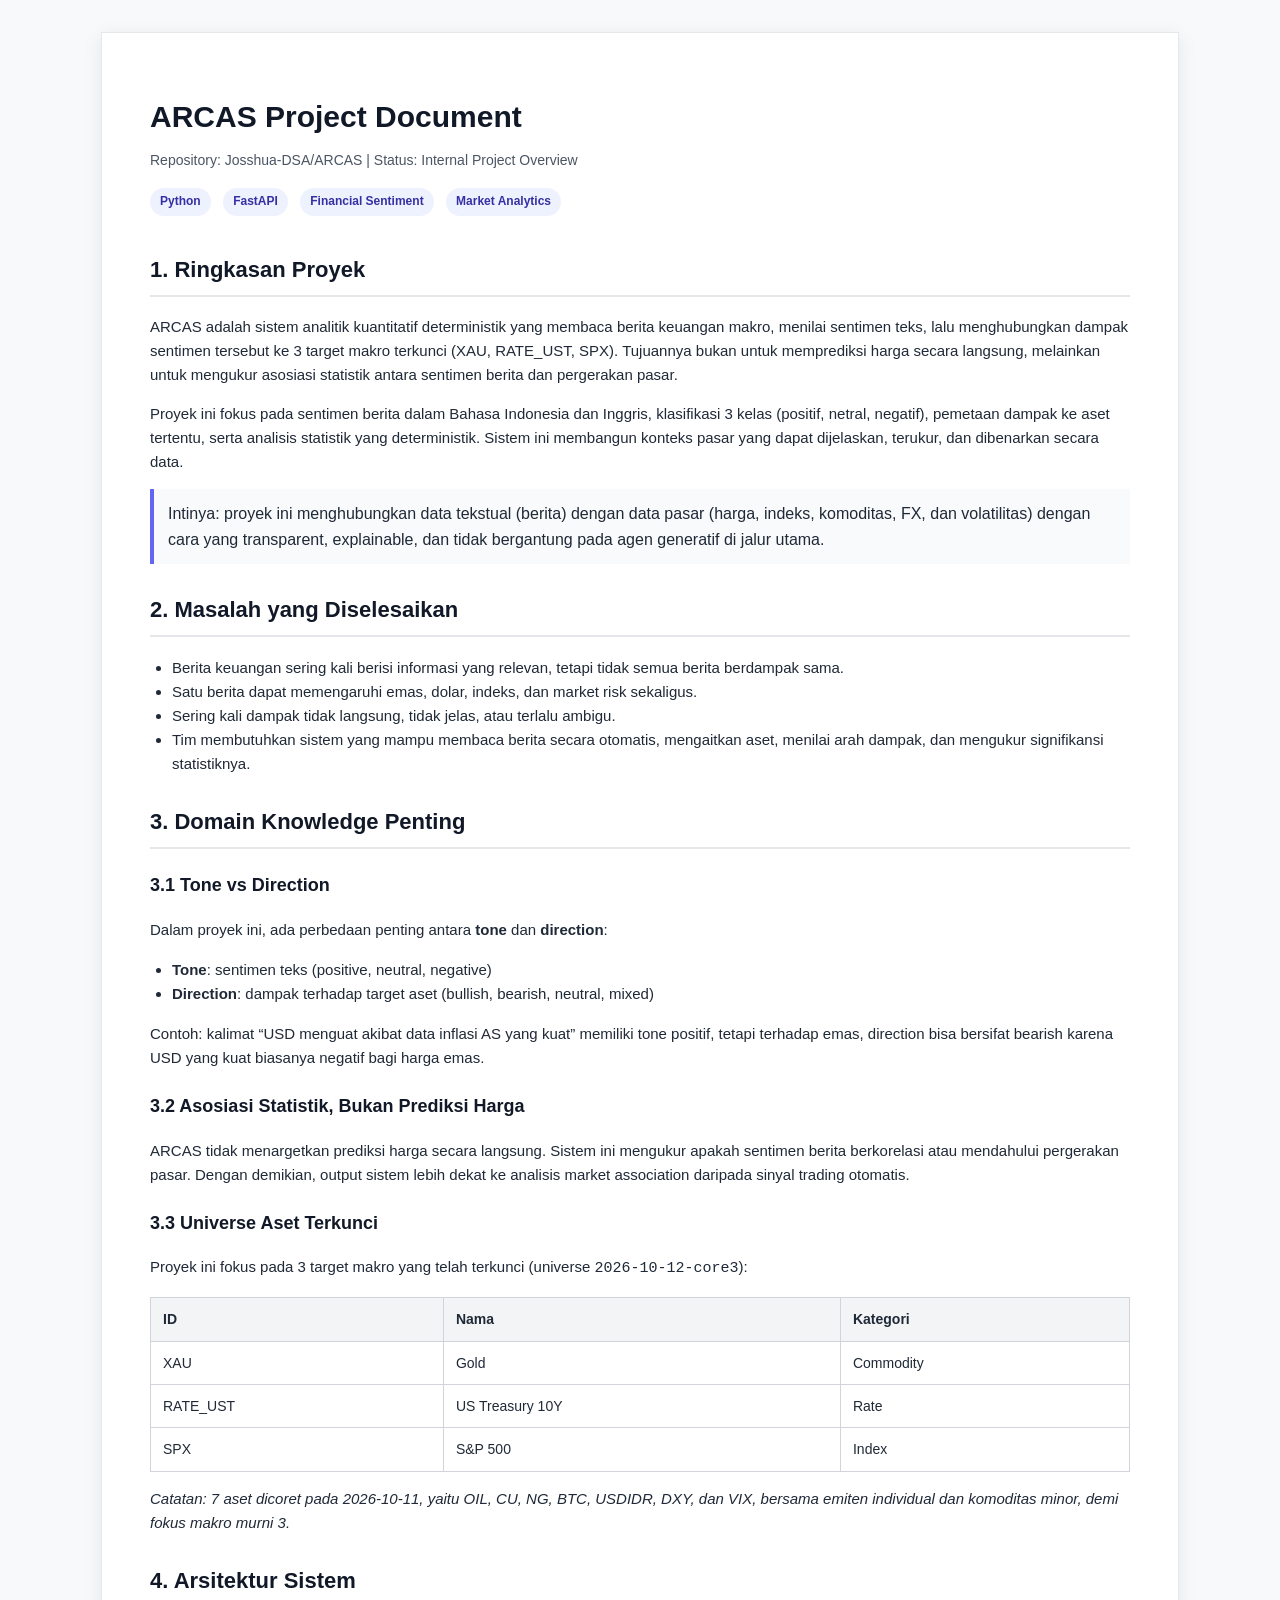
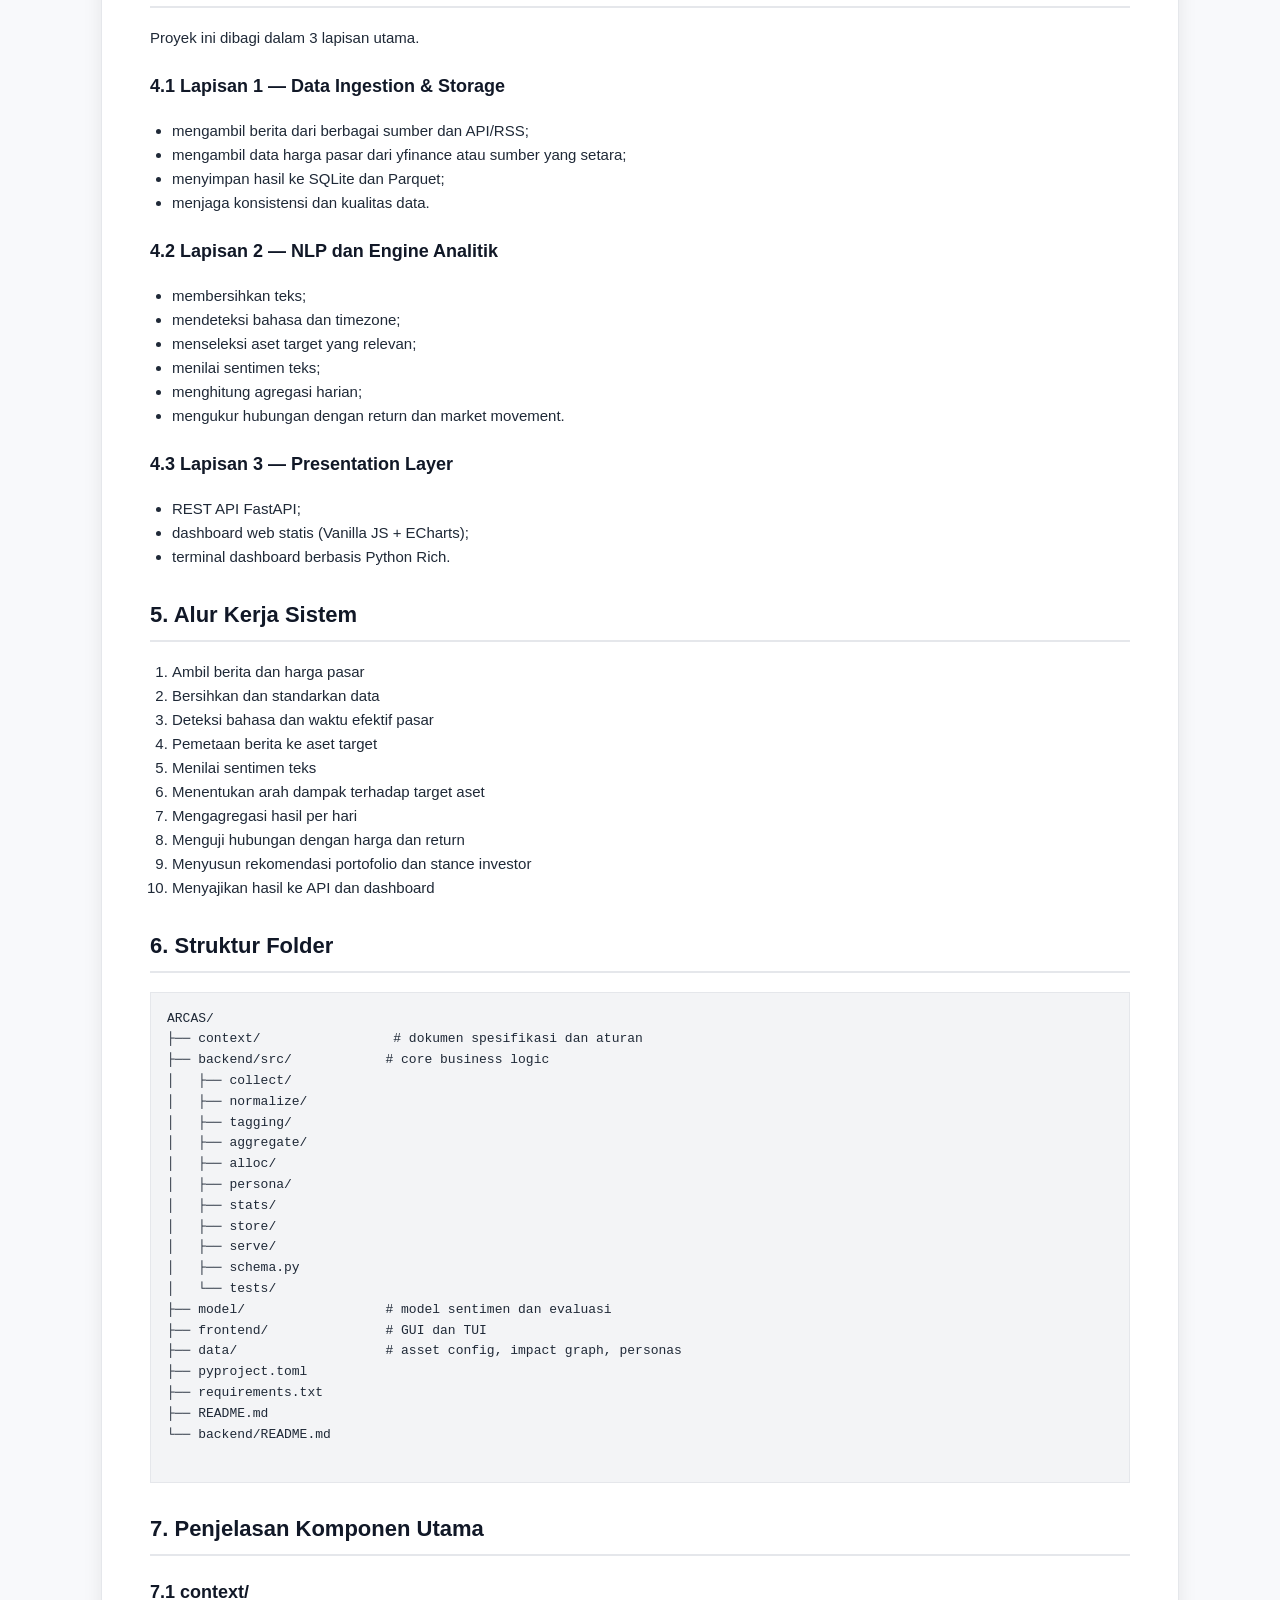
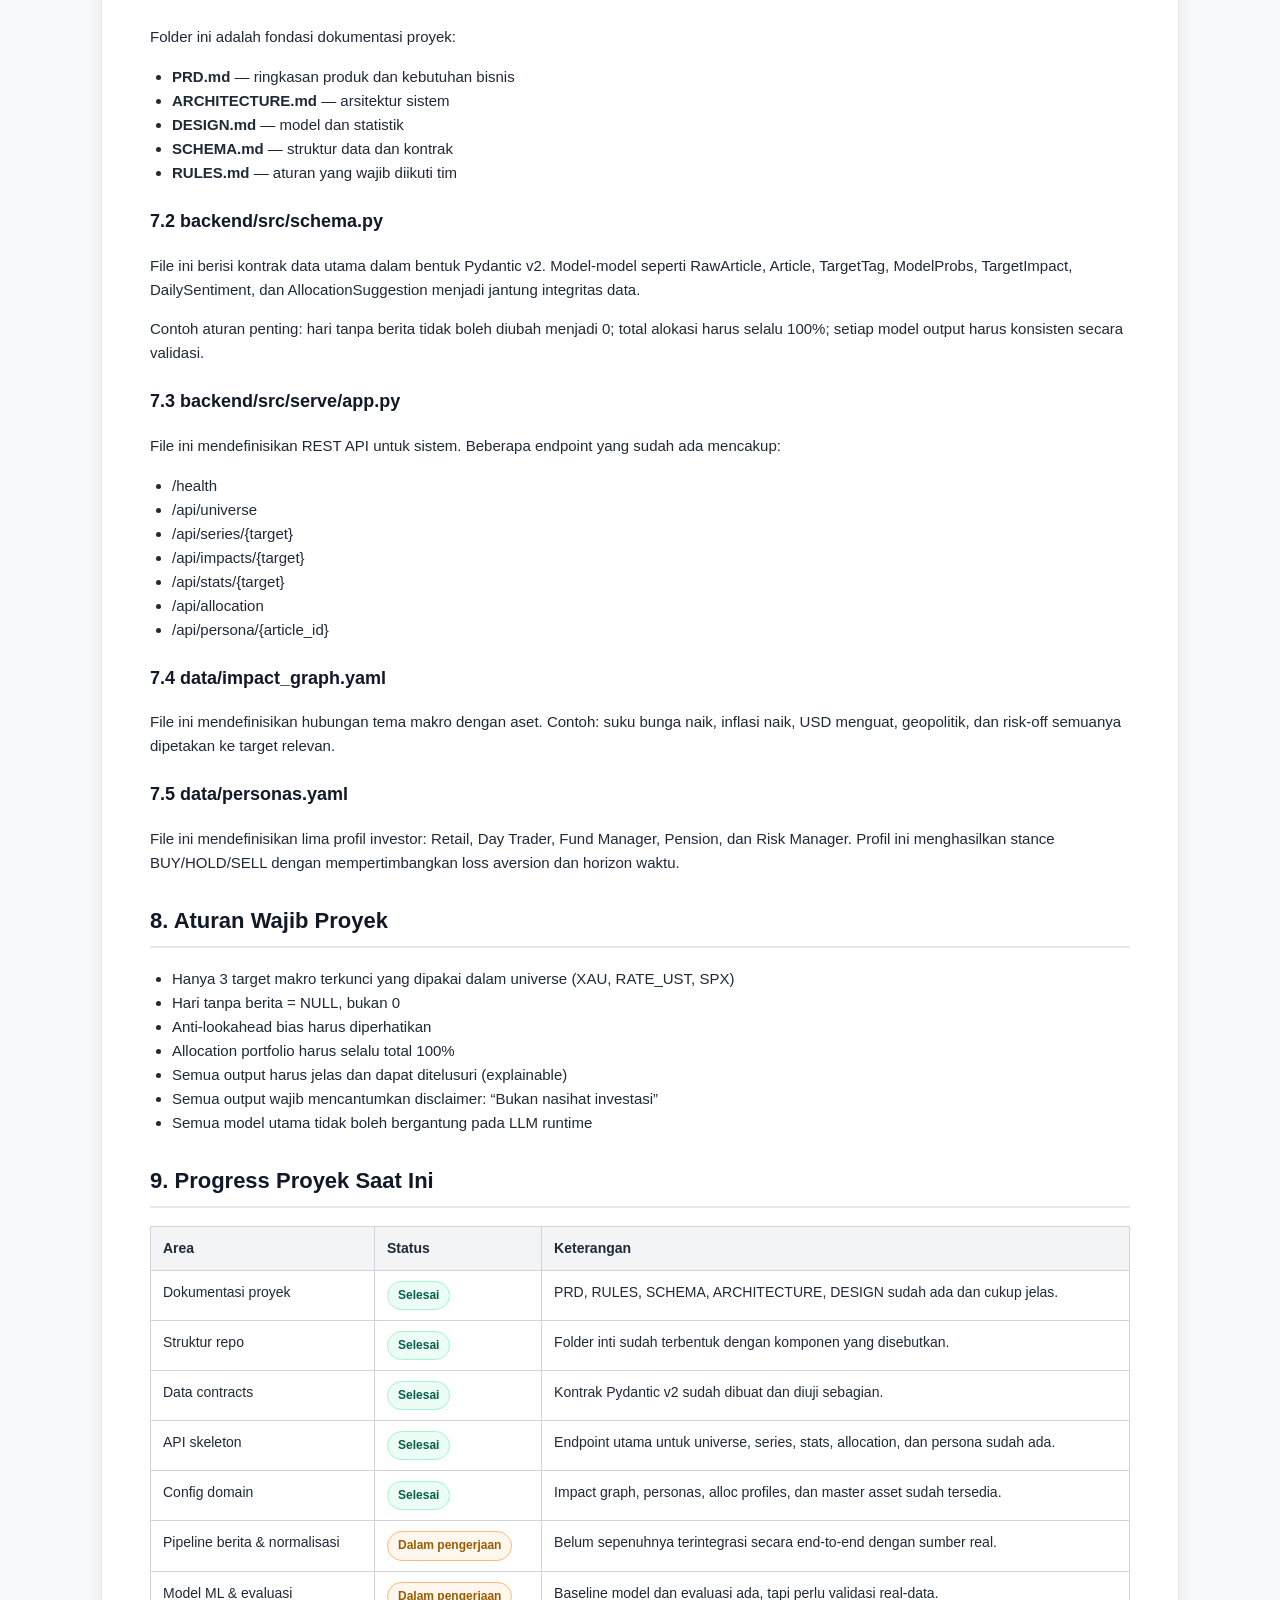
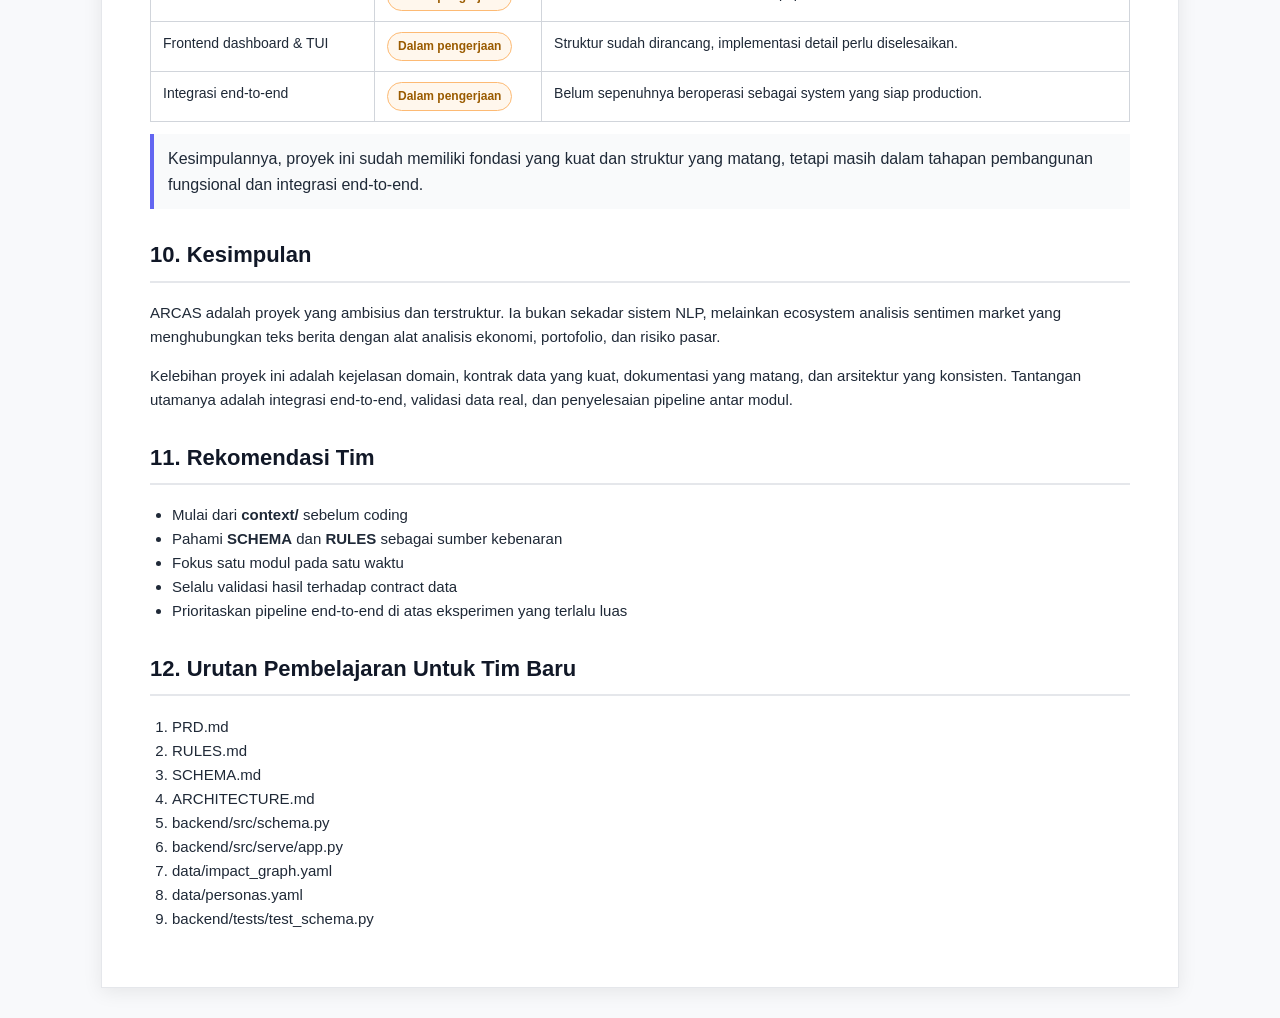
<file: docs/ARCAS_Project_Document.html>
<!DOCTYPE html>
<html lang="id">
  <head>
    <meta charset="UTF-8" />
    <meta name="viewport" content="width=device-width, initial-scale=1.0" />
    <title>ARCAS Project Document</title>
    <style>
      body {
        font-family: Arial, Helvetica, sans-serif;
        margin: 0;
        padding: 32px;
        background: #f8f9fb;
        color: #1f2937;
        line-height: 1.6;
      }
      .page {
        max-width: 980px;
        margin: 0 auto;
        background: white;
        padding: 40px 48px;
        box-shadow: 0 4px 18px rgba(0,0,0,0.08);
        border: 1px solid #e5e7eb;
      }
      h1, h2, h3 { color: #111827; }
      h1 {
        font-size: 30px;
        margin-bottom: 8px;
      }
      h2 {
        font-size: 22px;
        border-bottom: 2px solid #e5e7eb;
        padding-bottom: 8px;
        margin-top: 28px;
      }
      h3 {
        font-size: 18px;
        margin-top: 22px;
      }
      p, li {
        font-size: 15px;
      }
      ul, ol {
        padding-left: 22px;
      }
      .meta {
        color: #4b5563;
        font-size: 14px;
        margin-bottom: 16px;
      }
      .badge {
        display: inline-block;
        background: #eef2ff;
        color: #3730a3;
        font-weight: 700;
        padding: 4px 10px;
        border-radius: 999px;
        margin-right: 8px;
        margin-bottom: 8px;
        font-size: 12px;
      }
      table {
        width: 100%;
        border-collapse: collapse;
        margin-top: 16px;
        font-size: 14px;
      }
      th, td {
        border: 1px solid #d1d5db;
        padding: 10px 12px;
        text-align: left;
        vertical-align: top;
      }
      th {
        background: #f3f4f6;
      }
      .status {
        display: inline-block;
        background: #ecfdf5;
        color: #065f46;
        border: 1px solid #a7f3d0;
        padding: 4px 10px;
        border-radius: 999px;
        font-size: 12px;
        font-weight: 700;
      }
      .warn {
        background: #fff7ed;
        color: #9a5b00;
        border: 1px solid #fdba74;
      }
      .section-note {
        background: #f9fafb;
        border-left: 4px solid #6366f1;
        padding: 12px 14px;
        margin-top: 12px;
      }
      @media print {
        body {
          background: white;
          padding: 0;
        }
        .page {
          box-shadow: none;
          border: none;
          max-width: none;
          margin: 0;
          padding: 0;
        }
      }
    </style>
  </head>
  <body>
    <div class="page">
      <h1>ARCAS Project Document</h1>
      <div class="meta">Repository: Josshua-DSA/ARCAS | Status: Internal Project Overview</div>

      <div>
        <span class="badge">Python</span>
        <span class="badge">FastAPI</span>
        <span class="badge">Financial Sentiment</span>
        <span class="badge">Market Analytics</span>
      </div>

      <h2>1. Ringkasan Proyek</h2>
      <p>
        ARCAS adalah sistem analitik kuantitatif deterministik yang membaca berita keuangan makro, menilai sentimen teks,
        lalu menghubungkan dampak sentimen tersebut ke 3 target makro terkunci (XAU, RATE_UST, SPX). Tujuannya bukan untuk
        memprediksi harga secara langsung, melainkan untuk mengukur asosiasi statistik antara sentimen berita dan
        pergerakan pasar.
      </p>
      <p>
        Proyek ini fokus pada sentimen berita dalam Bahasa Indonesia dan Inggris, klasifikasi 3 kelas (positif, netral,
        negatif), pemetaan dampak ke aset tertentu, serta analisis statistik yang deterministik. Sistem ini membangun
        konteks pasar yang dapat dijelaskan, terukur, dan dibenarkan secara data.
      </p>

      <div class="section-note">
        Intinya: proyek ini menghubungkan data tekstual (berita) dengan data pasar (harga, indeks, komoditas, FX,
        dan volatilitas) dengan cara yang transparent, explainable, dan tidak bergantung pada agen generatif di jalur
        utama.
      </div>

      <h2>2. Masalah yang Diselesaikan</h2>
      <ul>
        <li>Berita keuangan sering kali berisi informasi yang relevan, tetapi tidak semua berita berdampak sama.</li>
        <li>Satu berita dapat memengaruhi emas, dolar, indeks, dan market risk sekaligus.</li>
        <li>Sering kali dampak tidak langsung, tidak jelas, atau terlalu ambigu.</li>
        <li>Tim membutuhkan sistem yang mampu membaca berita secara otomatis, mengaitkan aset, menilai arah dampak, dan mengukur signifikansi statistiknya.</li>
      </ul>

      <h2>3. Domain Knowledge Penting</h2>

      <h3>3.1 Tone vs Direction</h3>
      <p>
        Dalam proyek ini, ada perbedaan penting antara <strong>tone</strong> dan <strong>direction</strong>:
      </p>
      <ul>
        <li><strong>Tone</strong>: sentimen teks (positive, neutral, negative)</li>
        <li><strong>Direction</strong>: dampak terhadap target aset (bullish, bearish, neutral, mixed)</li>
      </ul>
      <p>
        Contoh: kalimat “USD menguat akibat data inflasi AS yang kuat” memiliki tone positif, tetapi terhadap emas,
        direction bisa bersifat bearish karena USD yang kuat biasanya negatif bagi harga emas.
      </p>

      <h3>3.2 Asosiasi Statistik, Bukan Prediksi Harga</h3>
      <p>
        ARCAS tidak menargetkan prediksi harga secara langsung. Sistem ini mengukur apakah sentimen berita berkorelasi
        atau mendahului pergerakan pasar. Dengan demikian, output sistem lebih dekat ke analisis market association
        daripada sinyal trading otomatis.
      </p>

      <h3>3.3 Universe Aset Terkunci</h3>
      <p>Proyek ini fokus pada 3 target makro yang telah terkunci (universe <code>2026-10-12-core3</code>):</p>
      <table>
        <thead>
          <tr>
            <th>ID</th>
            <th>Nama</th>
            <th>Kategori</th>
          </tr>
        </thead>
        <tbody>
          <tr><td>XAU</td><td>Gold</td><td>Commodity</td></tr>
          <tr><td>RATE_UST</td><td>US Treasury 10Y</td><td>Rate</td></tr>
          <tr><td>SPX</td><td>S&amp;P 500</td><td>Index</td></tr>
        </tbody>
      </table>
      <p>
        <em>Catatan: 7 aset dicoret pada 2026-10-11, yaitu OIL, CU, NG, BTC, USDIDR, DXY, dan VIX,
        bersama emiten individual dan komoditas minor, demi fokus makro murni 3.</em>
      </p>

      <h2>4. Arsitektur Sistem</h2>
      <p>Proyek ini dibagi dalam 3 lapisan utama.</p>

      <h3>4.1 Lapisan 1 — Data Ingestion & Storage</h3>
      <ul>
        <li>mengambil berita dari berbagai sumber dan API/RSS;</li>
        <li>mengambil data harga pasar dari yfinance atau sumber yang setara;</li>
        <li>menyimpan hasil ke SQLite dan Parquet;</li>
        <li>menjaga konsistensi dan kualitas data.</li>
      </ul>

      <h3>4.2 Lapisan 2 — NLP dan Engine Analitik</h3>
      <ul>
        <li>membersihkan teks;</li>
        <li>mendeteksi bahasa dan timezone;</li>
        <li>menseleksi aset target yang relevan;</li>
        <li>menilai sentimen teks;</li>
        <li>menghitung agregasi harian;</li>
        <li>mengukur hubungan dengan return dan market movement.</li>
      </ul>

      <h3>4.3 Lapisan 3 — Presentation Layer</h3>
      <ul>
        <li>REST API FastAPI;</li>
        <li>dashboard web statis (Vanilla JS + ECharts);</li>
        <li>terminal dashboard berbasis Python Rich.</li>
      </ul>

      <h2>5. Alur Kerja Sistem</h2>
      <ol>
        <li>Ambil berita dan harga pasar</li>
        <li>Bersihkan dan standarkan data</li>
        <li>Deteksi bahasa dan waktu efektif pasar</li>
        <li>Pemetaan berita ke aset target</li>
        <li>Menilai sentimen teks</li>
        <li>Menentukan arah dampak terhadap target aset</li>
        <li>Mengagregasi hasil per hari</li>
        <li>Menguji hubungan dengan harga dan return</li>
        <li>Menyusun rekomendasi portofolio dan stance investor</li>
        <li>Menyajikan hasil ke API dan dashboard</li>
      </ol>

      <h2>6. Struktur Folder</h2>
      <pre style="background:#f3f4f6; padding:16px; overflow:auto; border:1px solid #e5e7eb;">
ARCAS/
├── context/                 # dokumen spesifikasi dan aturan
├── backend/src/            # core business logic
│   ├── collect/
│   ├── normalize/
│   ├── tagging/
│   ├── aggregate/
│   ├── alloc/
│   ├── persona/
│   ├── stats/
│   ├── store/
│   ├── serve/
│   ├── schema.py
│   └── tests/
├── model/                  # model sentimen dan evaluasi
├── frontend/               # GUI dan TUI
├── data/                   # asset config, impact graph, personas
├── pyproject.toml
├── requirements.txt
├── README.md
└── backend/README.md
      </pre>

      <h2>7. Penjelasan Komponen Utama</h2>

      <h3>7.1 context/</h3>
      <p>Folder ini adalah fondasi dokumentasi proyek:</p>
      <ul>
        <li><strong>PRD.md</strong> — ringkasan produk dan kebutuhan bisnis</li>
        <li><strong>ARCHITECTURE.md</strong> — arsitektur sistem</li>
        <li><strong>DESIGN.md</strong> — model dan statistik</li>
        <li><strong>SCHEMA.md</strong> — struktur data dan kontrak</li>
        <li><strong>RULES.md</strong> — aturan yang wajib diikuti tim</li>
      </ul>

      <h3>7.2 backend/src/schema.py</h3>
      <p>
        File ini berisi kontrak data utama dalam bentuk Pydantic v2. Model-model seperti RawArticle, Article,
        TargetTag, ModelProbs, TargetImpact, DailySentiment, dan AllocationSuggestion menjadi jantung integritas data.
      </p>
      <p>
        Contoh aturan penting: hari tanpa berita tidak boleh diubah menjadi 0; total alokasi harus selalu 100%; setiap
        model output harus konsisten secara validasi.
      </p>

      <h3>7.3 backend/src/serve/app.py</h3>
      <p>
        File ini mendefinisikan REST API untuk sistem. Beberapa endpoint yang sudah ada mencakup:
      </p>
      <ul>
        <li>/health</li>
        <li>/api/universe</li>
        <li>/api/series/{target}</li>
        <li>/api/impacts/{target}</li>
        <li>/api/stats/{target}</li>
        <li>/api/allocation</li>
        <li>/api/persona/{article_id}</li>
      </ul>

      <h3>7.4 data/impact_graph.yaml</h3>
      <p>
        File ini mendefinisikan hubungan tema makro dengan aset. Contoh: suku bunga naik, inflasi naik, USD menguat,
        geopolitik, dan risk-off semuanya dipetakan ke target relevan.
      </p>

      <h3>7.5 data/personas.yaml</h3>
      <p>
        File ini mendefinisikan lima profil investor: Retail, Day Trader, Fund Manager, Pension, dan Risk Manager.
        Profil ini menghasilkan stance BUY/HOLD/SELL dengan mempertimbangkan loss aversion dan horizon waktu.
      </p>

      <h2>8. Aturan Wajib Proyek</h2>
      <ul>
        <li>Hanya 3 target makro terkunci yang dipakai dalam universe (XAU, RATE_UST, SPX)</li>
        <li>Hari tanpa berita = NULL, bukan 0</li>
        <li>Anti-lookahead bias harus diperhatikan</li>
        <li>Allocation portfolio harus selalu total 100%</li>
        <li>Semua output harus jelas dan dapat ditelusuri (explainable)</li>
        <li>Semua output wajib mencantumkan disclaimer: “Bukan nasihat investasi”</li>
        <li>Semua model utama tidak boleh bergantung pada LLM runtime</li>
      </ul>

      <h2>9. Progress Proyek Saat Ini</h2>
      <table>
        <thead>
          <tr>
            <th>Area</th>
            <th>Status</th>
            <th>Keterangan</th>
          </tr>
        </thead>
        <tbody>
          <tr>
            <td>Dokumentasi proyek</td>
            <td><span class="status">Selesai</span></td>
            <td>PRD, RULES, SCHEMA, ARCHITECTURE, DESIGN sudah ada dan cukup jelas.</td>
          </tr>
          <tr>
            <td>Struktur repo</td>
            <td><span class="status">Selesai</span></td>
            <td>Folder inti sudah terbentuk dengan komponen yang disebutkan.</td>
          </tr>
          <tr>
            <td>Data contracts</td>
            <td><span class="status">Selesai</span></td>
            <td>Kontrak Pydantic v2 sudah dibuat dan diuji sebagian.</td>
          </tr>
          <tr>
            <td>API skeleton</td>
            <td><span class="status">Selesai</span></td>
            <td>Endpoint utama untuk universe, series, stats, allocation, dan persona sudah ada.</td>
          </tr>
          <tr>
            <td>Config domain</td>
            <td><span class="status">Selesai</span></td>
            <td>Impact graph, personas, alloc profiles, dan master asset sudah tersedia.</td>
          </tr>
          <tr>
            <td>Pipeline berita &amp; normalisasi</td>
            <td><span class="status warn">Dalam pengerjaan</span></td>
            <td>Belum sepenuhnya terintegrasi secara end-to-end dengan sumber real.</td>
          </tr>
          <tr>
            <td>Model ML &amp; evaluasi</td>
            <td><span class="status warn">Dalam pengerjaan</span></td>
            <td>Baseline model dan evaluasi ada, tapi perlu validasi real-data.</td>
          </tr>
          <tr>
            <td>Frontend dashboard &amp; TUI</td>
            <td><span class="status warn">Dalam pengerjaan</span></td>
            <td>Struktur sudah dirancang, implementasi detail perlu diselesaikan.</td>
          </tr>
          <tr>
            <td>Integrasi end-to-end</td>
            <td><span class="status warn">Dalam pengerjaan</span></td>
            <td>Belum sepenuhnya beroperasi sebagai system yang siap production.</td>
          </tr>
        </tbody>
      </table>

      <div class="section-note">
        Kesimpulannya, proyek ini sudah memiliki fondasi yang kuat dan struktur yang matang, tetapi masih dalam tahapan
        pembangunan fungsional dan integrasi end-to-end.
      </div>

      <h2>10. Kesimpulan</h2>
      <p>
        ARCAS adalah proyek yang ambisius dan terstruktur. Ia bukan sekadar sistem NLP, melainkan ecosystem analisis
        sentimen market yang menghubungkan teks berita dengan alat analisis ekonomi, portofolio, dan risiko pasar.
      </p>
      <p>
        Kelebihan proyek ini adalah kejelasan domain, kontrak data yang kuat, dokumentasi yang matang, dan arsitektur yang
        konsisten. Tantangan utamanya adalah integrasi end-to-end, validasi data real, dan penyelesaian pipeline antar modul.
      </p>

      <h2>11. Rekomendasi Tim</h2>
      <ul>
        <li>Mulai dari <strong>context/</strong> sebelum coding</li>
        <li>Pahami <strong>SCHEMA</strong> dan <strong>RULES</strong> sebagai sumber kebenaran</li>
        <li>Fokus satu modul pada satu waktu</li>
        <li>Selalu validasi hasil terhadap contract data</li>
        <li>Prioritaskan pipeline end-to-end di atas eksperimen yang terlalu luas</li>
      </ul>

      <h2>12. Urutan Pembelajaran Untuk Tim Baru</h2>
      <ol>
        <li>PRD.md</li>
        <li>RULES.md</li>
        <li>SCHEMA.md</li>
        <li>ARCHITECTURE.md</li>
        <li>backend/src/schema.py</li>
        <li>backend/src/serve/app.py</li>
        <li>data/impact_graph.yaml</li>
        <li>data/personas.yaml</li>
        <li>backend/tests/test_schema.py</li>
      </ol>
    </div>
  </body>
</html>
</file>
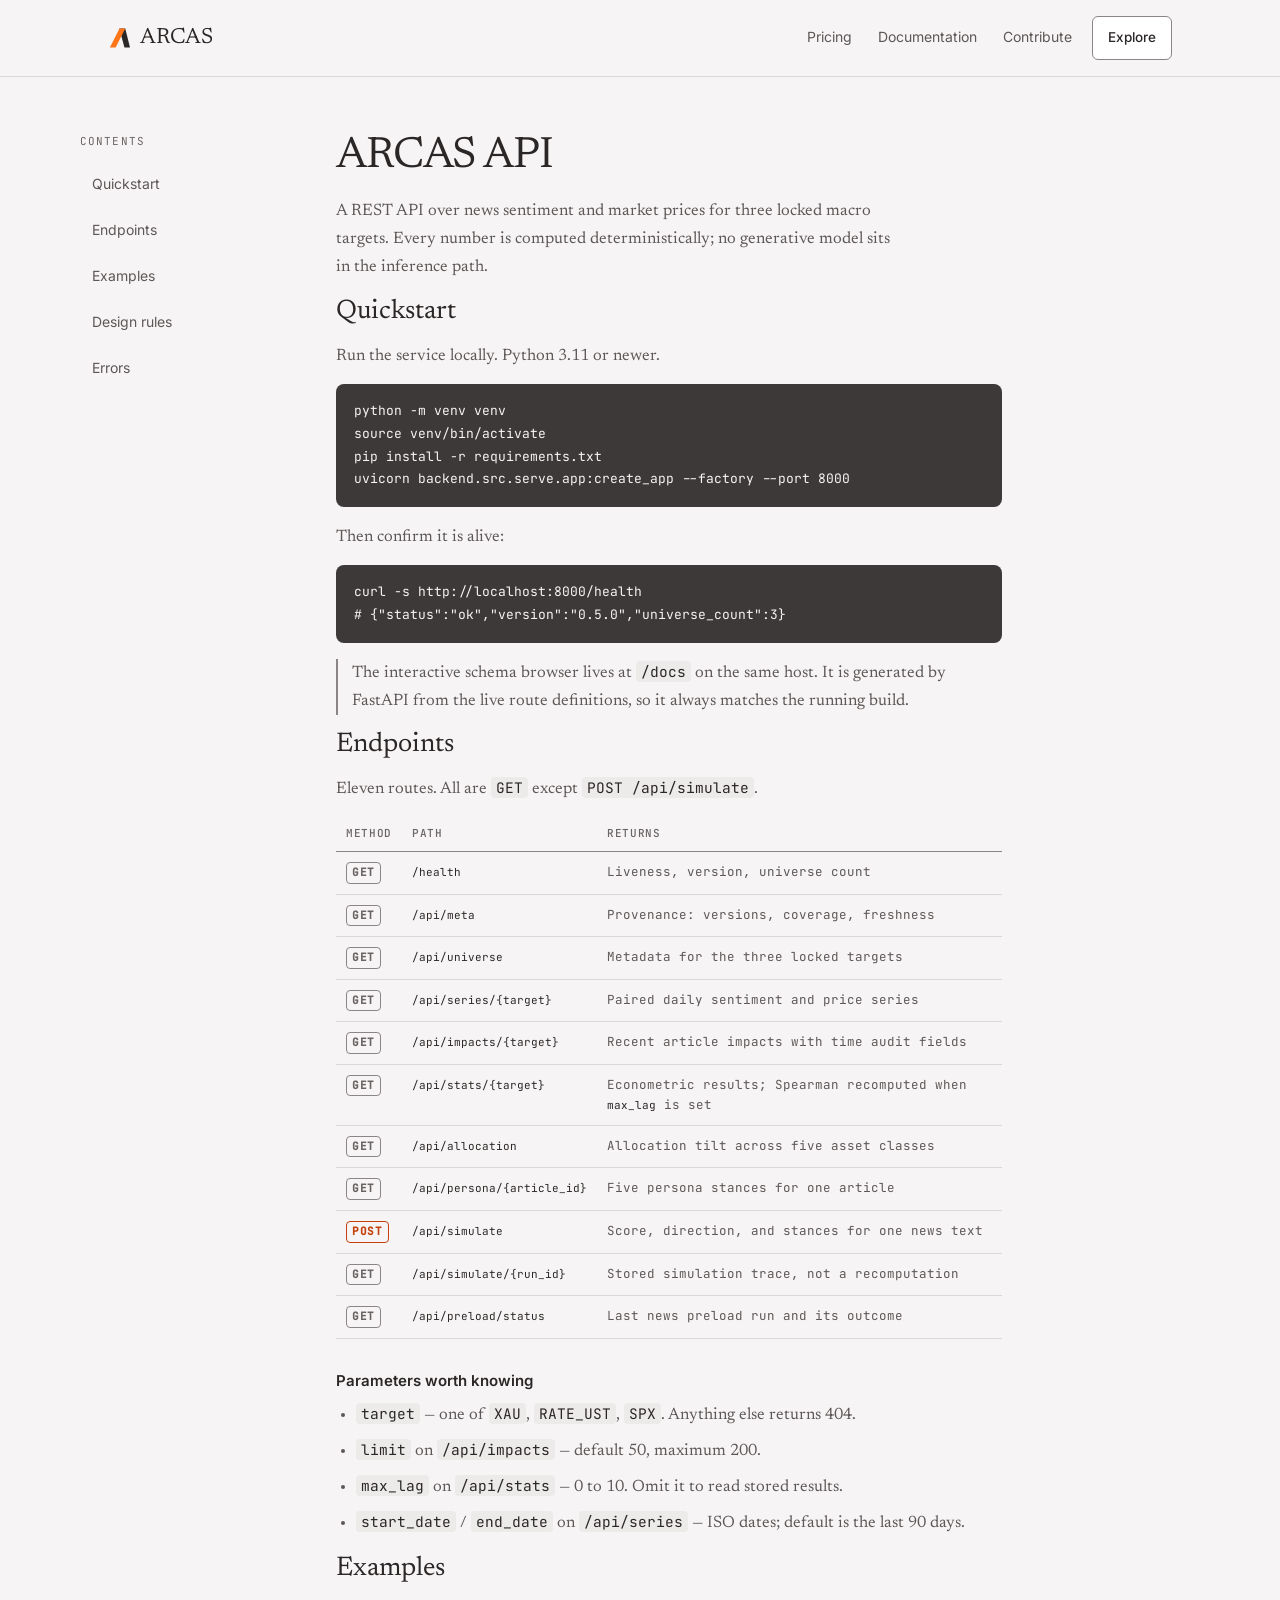
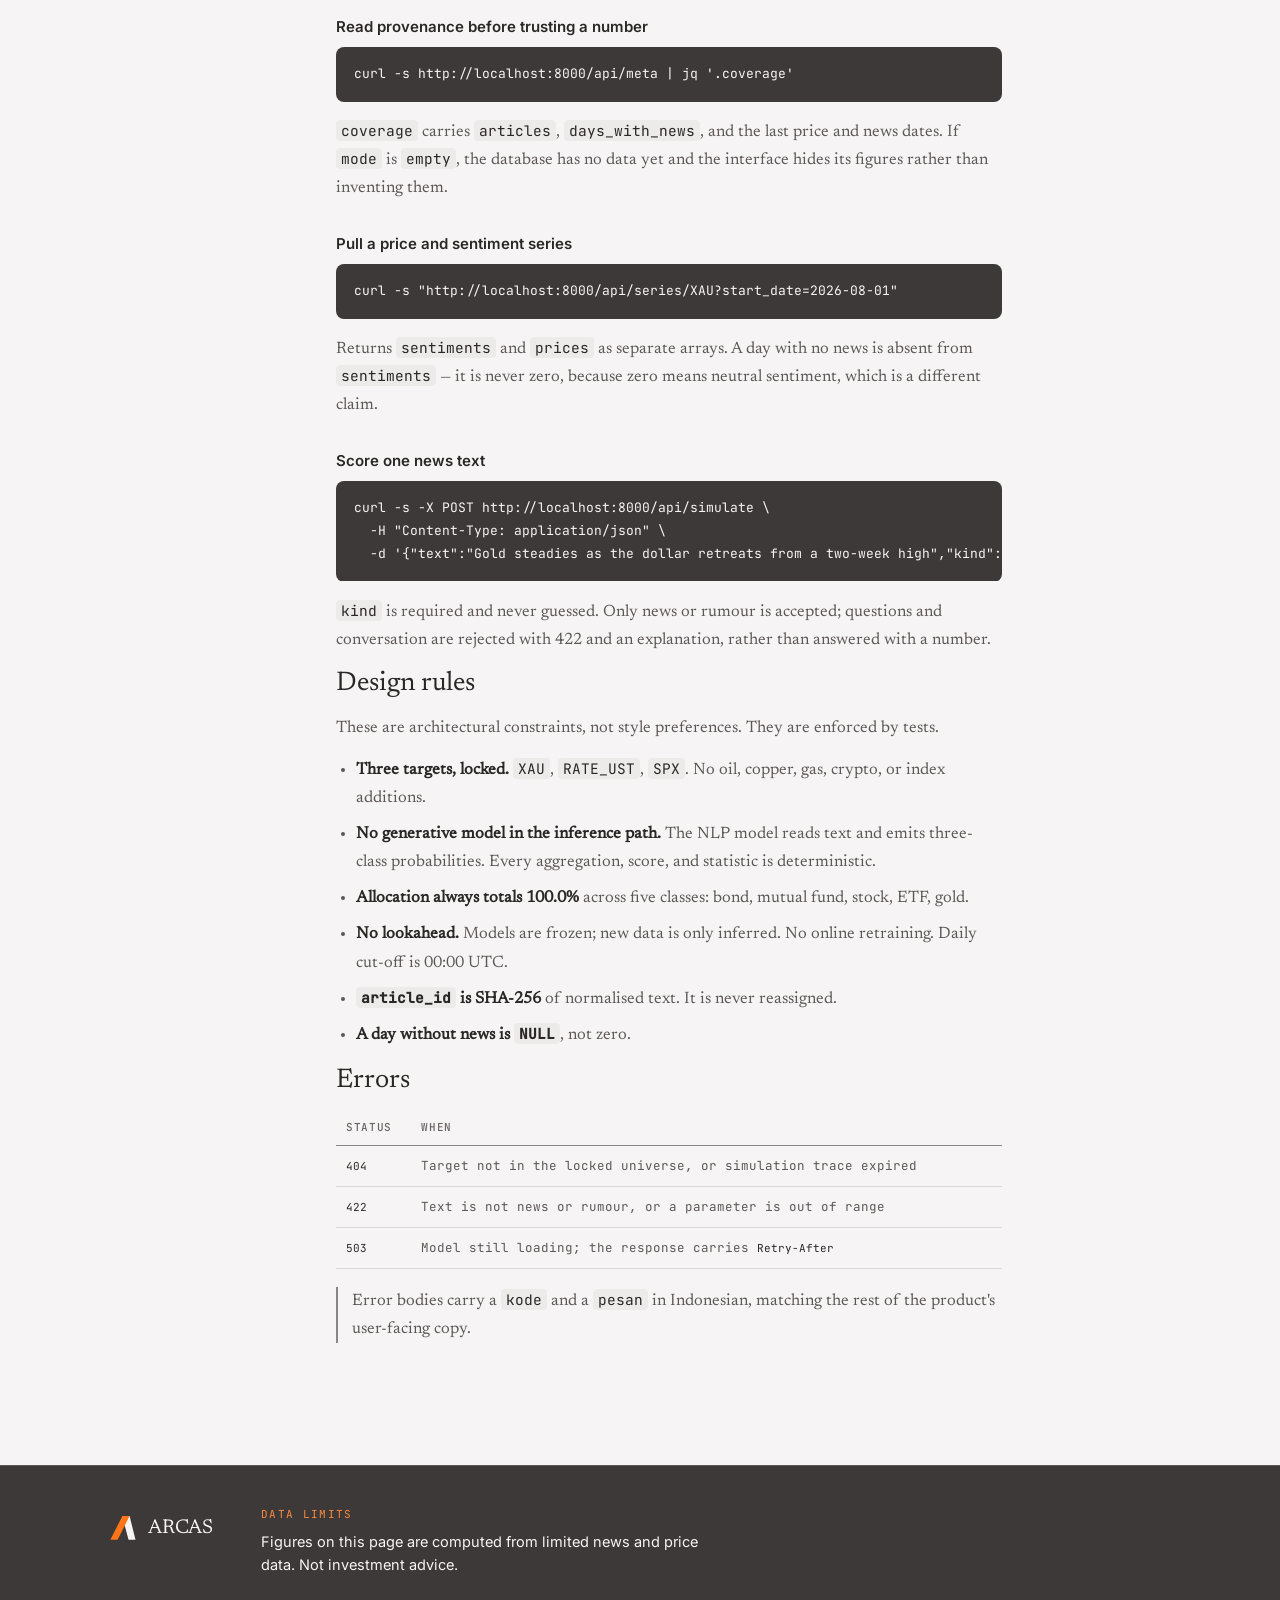
<file: frontend/GUI/documentation.html>
<!DOCTYPE html>
<html lang="en">
<head>
<meta charset="UTF-8">
<meta name="viewport" content="width=device-width, initial-scale=1.0, viewport-fit=cover">
<meta name="theme-color" content="#F6F4F4">
<title>ARCAS : Documentation</title>
<meta name="description" content="ARCAS API reference: quickstart, eleven endpoints, curl examples, and the design rules the system is built on.">
<link rel="icon" href="data:,">
<link rel="stylesheet" href="src/css/theme.css">
<link rel="stylesheet" href="src/css/landing.css?v=20261113a">
<link rel="stylesheet" href="src/css/docs.css">
</head>
<body class="landing">

<a class="skip-link" href="#main">Skip to content</a>

<header class="lp-head">
  <div class="wrap lp-head-row">
    <a class="lp-brand" href="./">
      <img class="lp-brand-mark" src="public/arcas-logo-terang.svg" alt="" width="24" height="24">
      <span>ARCAS</span>
    </a>
    <nav class="lp-nav" aria-label="Pages">
      <a href="pricing.html">Pricing</a>
      <a href="documentation.html" aria-current="page">Documentation</a>
      <a href="https://github.com/Josshua-DSA/ARCAS">Contribute</a>
    </nav>
    <a class="lp-head-btn" href="overview.html">Explore</a>
  </div>
</header>

<main id="main" tabindex="-1">
  <div class="wrap docs-layout">

    <nav class="docs-side" aria-label="Daftar isi">
      <p class="docs-side-title">Contents</p>
      <a href="#quickstart">Quickstart</a>
      <a href="#endpoints">Endpoints</a>
      <a href="#examples">Examples</a>
      <a href="#rules">Design rules</a>
      <a href="#errors">Errors</a>
    </nav>

    <article class="docs-body">

      <h1>ARCAS API</h1>
      <p class="docs-lede">
        A REST API over news sentiment and market prices for three locked macro
        targets. Every number is computed deterministically; no generative model
        sits in the inference path.
      </p>

      <section id="quickstart">
        <h2>Quickstart</h2>
        <p>Run the service locally. Python 3.11 or newer.</p>
        <pre><code>python -m venv venv
source venv/bin/activate
pip install -r requirements.txt
uvicorn backend.src.serve.app:create_app --factory --port 8000</code></pre>
        <p>Then confirm it is alive:</p>
        <pre><code>curl -s http://localhost:8000/health
# {"status":"ok","version":"0.5.0","universe_count":3}</code></pre>
        <p class="docs-note">
          The interactive schema browser lives at <code>/docs</code> on the same
          host. It is generated by FastAPI from the live route definitions, so
          it always matches the running build.
        </p>
      </section>

      <section id="endpoints">
        <h2>Endpoints</h2>
        <p>Eleven routes. All are <code>GET</code> except <code>POST /api/simulate</code>.</p>

        <div class="docs-table-wrap">
        <table class="docs-table">
          <thead>
            <tr><th scope="col">Method</th><th scope="col">Path</th><th scope="col">Returns</th></tr>
          </thead>
          <tbody>
            <tr><td><span class="docs-m">GET</span></td><td><code>/health</code></td><td>Liveness, version, universe count</td></tr>
            <tr><td><span class="docs-m">GET</span></td><td><code>/api/meta</code></td><td>Provenance: versions, coverage, freshness</td></tr>
            <tr><td><span class="docs-m">GET</span></td><td><code>/api/universe</code></td><td>Metadata for the three locked targets</td></tr>
            <tr><td><span class="docs-m">GET</span></td><td><code>/api/series/{target}</code></td><td>Paired daily sentiment and price series</td></tr>
            <tr><td><span class="docs-m">GET</span></td><td><code>/api/impacts/{target}</code></td><td>Recent article impacts with time audit fields</td></tr>
            <tr><td><span class="docs-m">GET</span></td><td><code>/api/stats/{target}</code></td><td>Econometric results; Spearman recomputed when <code>max_lag</code> is set</td></tr>
            <tr><td><span class="docs-m">GET</span></td><td><code>/api/allocation</code></td><td>Allocation tilt across five asset classes</td></tr>
            <tr><td><span class="docs-m">GET</span></td><td><code>/api/persona/{article_id}</code></td><td>Five persona stances for one article</td></tr>
            <tr><td><span class="docs-m post">POST</span></td><td><code>/api/simulate</code></td><td>Score, direction, and stances for one news text</td></tr>
            <tr><td><span class="docs-m">GET</span></td><td><code>/api/simulate/{run_id}</code></td><td>Stored simulation trace, not a recomputation</td></tr>
            <tr><td><span class="docs-m">GET</span></td><td><code>/api/preload/status</code></td><td>Last news preload run and its outcome</td></tr>
          </tbody>
        </table>
        </div>

        <h3>Parameters worth knowing</h3>
        <ul class="docs-list">
          <li><code>target</code> — one of <code>XAU</code>, <code>RATE_UST</code>, <code>SPX</code>. Anything else returns 404.</li>
          <li><code>limit</code> on <code>/api/impacts</code> — default 50, maximum 200.</li>
          <li><code>max_lag</code> on <code>/api/stats</code> — 0 to 10. Omit it to read stored results.</li>
          <li><code>start_date</code> / <code>end_date</code> on <code>/api/series</code> — ISO dates; default is the last 90 days.</li>
        </ul>
      </section>

      <section id="examples">
        <h2>Examples</h2>

        <h3>Read provenance before trusting a number</h3>
        <pre><code>curl -s http://localhost:8000/api/meta | jq '.coverage'</code></pre>
        <p>
          <code>coverage</code> carries <code>articles</code>,
          <code>days_with_news</code>, and the last price and news dates. If
          <code>mode</code> is <code>empty</code>, the database has no data yet
          and the interface hides its figures rather than inventing them.
        </p>

        <h3>Pull a price and sentiment series</h3>
        <pre><code>curl -s "http://localhost:8000/api/series/XAU?start_date=2026-08-01"</code></pre>
        <p>
          Returns <code>sentiments</code> and <code>prices</code> as separate
          arrays. A day with no news is absent from <code>sentiments</code> —
          it is never zero, because zero means neutral sentiment, which is a
          different claim.
        </p>

        <h3>Score one news text</h3>
        <pre><code>curl -s -X POST http://localhost:8000/api/simulate \
  -H "Content-Type: application/json" \
  -d '{"text":"Gold steadies as the dollar retreats from a two-week high","kind":"berita"}'</code></pre>
        <p>
          <code>kind</code> is required and never guessed. Only news or rumour
          is accepted; questions and conversation are rejected with 422 and an
          explanation, rather than answered with a number.
        </p>
      </section>

      <section id="rules">
        <h2>Design rules</h2>
        <p>These are architectural constraints, not style preferences. They are enforced by tests.</p>
        <ul class="docs-list">
          <li><strong>Three targets, locked.</strong> <code>XAU</code>, <code>RATE_UST</code>, <code>SPX</code>. No oil, copper, gas, crypto, or index additions.</li>
          <li><strong>No generative model in the inference path.</strong> The NLP model reads text and emits three-class probabilities. Every aggregation, score, and statistic is deterministic.</li>
          <li><strong>Allocation always totals 100.0%</strong> across five classes: bond, mutual fund, stock, ETF, gold.</li>
          <li><strong>No lookahead.</strong> Models are frozen; new data is only inferred. No online retraining. Daily cut-off is 00:00 UTC.</li>
          <li><strong><code>article_id</code> is SHA-256</strong> of normalised text. It is never reassigned.</li>
          <li><strong>A day without news is <code>NULL</code></strong>, not zero.</li>
        </ul>
      </section>

      <section id="errors">
        <h2>Errors</h2>
        <div class="docs-table-wrap">
        <table class="docs-table">
          <thead>
            <tr><th scope="col">Status</th><th scope="col">When</th></tr>
          </thead>
          <tbody>
            <tr><td><code>404</code></td><td>Target not in the locked universe, or simulation trace expired</td></tr>
            <tr><td><code>422</code></td><td>Text is not news or rumour, or a parameter is out of range</td></tr>
            <tr><td><code>503</code></td><td>Model still loading; the response carries <code>Retry-After</code></td></tr>
          </tbody>
        </table>
        </div>
        <p class="docs-note">
          Error bodies carry a <code>kode</code> and a <code>pesan</code> in
          Indonesian, matching the rest of the product's user-facing copy.
        </p>
      </section>

    </article>
  </div>
</main>

<footer class="lp-foot">
  <div class="wrap lp-foot-grid">
    <a class="lp-foot-brand" href="./">
      <img src="public/arcas-logo-gelap.svg" alt="" width="30" height="30">
      <span>ARCAS</span>
    </a>
    <div class="lp-foot-block">
      <span class="lp-foot-label">Data limits</span>
      <p class="lp-foot-strong">Figures on this page are computed from limited news and price data. Not investment advice.</p>
    </div>
  </div>
</footer>

</body>
</html>
</file>
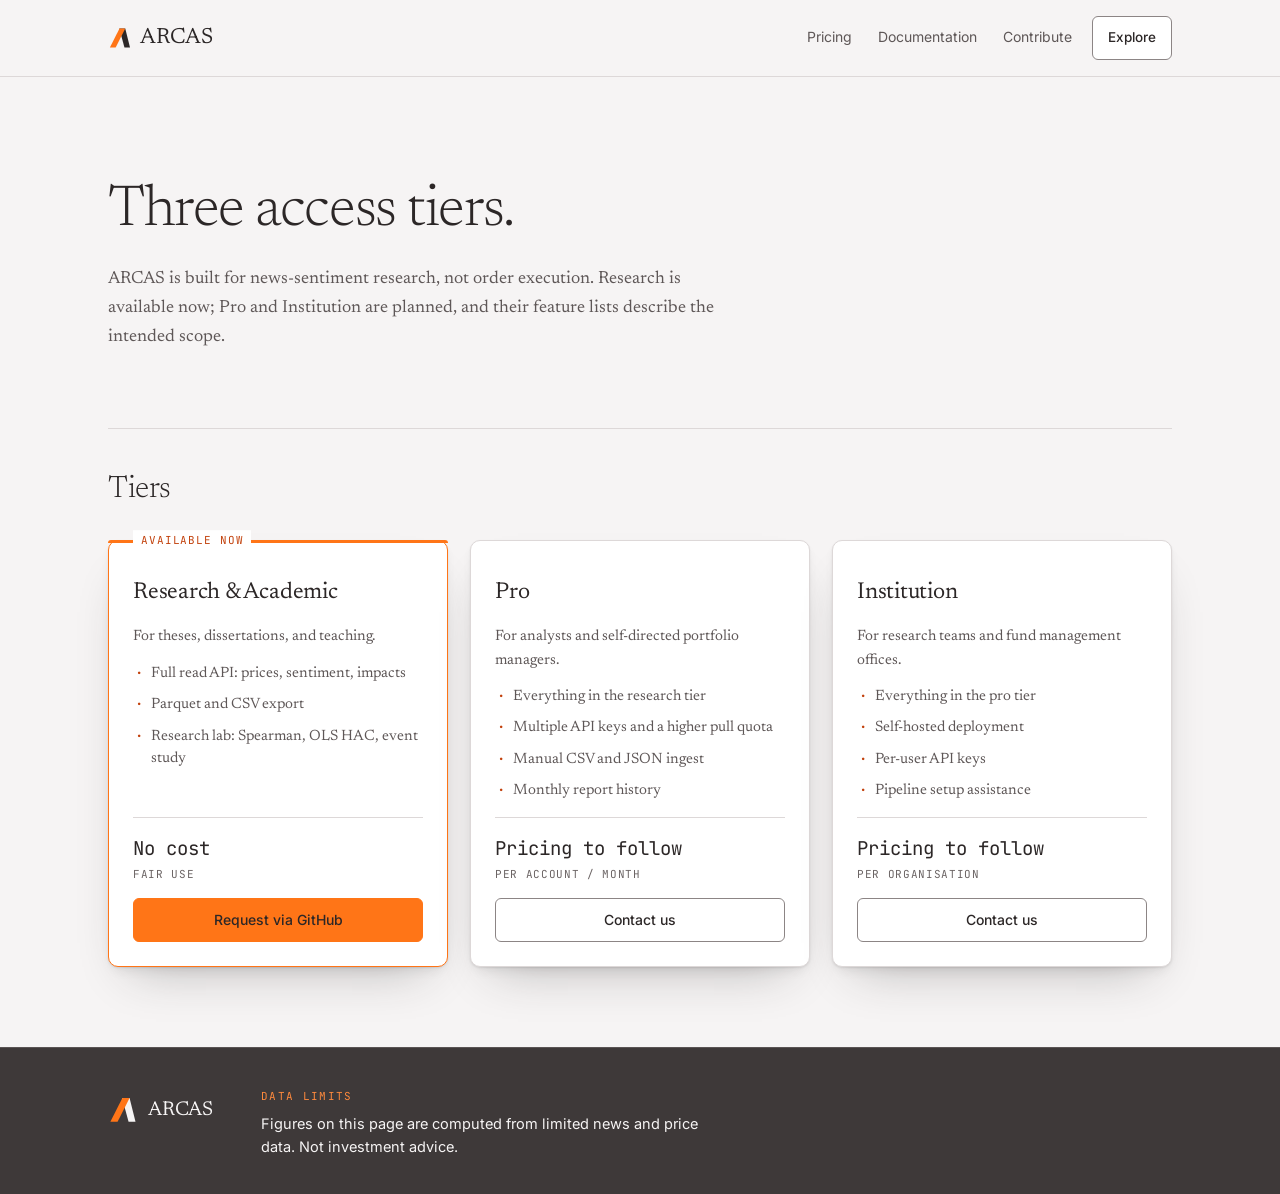
<file: frontend/GUI/pricing.html>
<!DOCTYPE html>
<html lang="en">
<head>
<meta charset="UTF-8">
<meta name="viewport" content="width=device-width, initial-scale=1.0, viewport-fit=cover">
<meta name="theme-color" content="#F6F4F4">
<title>ARCAS : Pricing</title>
<meta name="description" content="Three access tiers for ARCAS: research and academic, pro, and institution. Not investment advice.">
<link rel="icon" href="data:,">
<link rel="stylesheet" href="src/css/theme.css">
<link rel="stylesheet" href="src/css/landing.css?v=20261113a">
</head>
<body class="landing">

<a class="skip-link" href="#main">Skip to content</a>

<header class="lp-head">
  <div class="wrap lp-head-row">
    <a class="lp-brand" href="./">
      <img class="lp-brand-mark" src="public/arcas-logo-terang.svg" alt="" width="24" height="24">
      <span>ARCAS</span>
    </a>
    <nav class="lp-nav" aria-label="Pages">
      <a href="pricing.html" aria-current="page">Pricing</a>
      <a href="documentation.html">Documentation</a>
      <a href="https://github.com/Josshua-DSA/ARCAS">Contribute</a>
    </nav>
    <a class="lp-head-btn" href="overview.html">Explore</a>
  </div>
</header>

<main id="main" tabindex="-1">

  <section class="wrap lp-hero">
    <h1>Three access tiers.</h1>
    <p class="lp-lead">
      ARCAS is built for news-sentiment research, not order execution.
      Research is available now; Pro and Institution are planned, and their
      feature lists describe the intended scope.
    </p>
  </section>

  <section class="wrap lp-section lp-tier" aria-labelledby="lpTierTitle">
    <h2 id="lpTierTitle">Tiers</h2>
    <div class="lp-tier-grid">

      <article class="lp-tier-card is-primary">
        <p class="lp-tier-flag">Available now</p>
        <h3>Research &amp; Academic</h3>
        <p class="lp-tier-note">For theses, dissertations, and teaching.</p>
        <ul class="lp-tier-list">
          <li>Full read API: prices, sentiment, impacts</li>
          <li>Parquet and CSV export</li>
          <li>Research lab: Spearman, OLS HAC, event study</li>
        </ul>
        <p class="lp-tier-price">No cost<span>fair use</span></p>
        <a class="lp-tier-cta" href="https://github.com/Josshua-DSA/ARCAS">Request via GitHub</a>
      </article>

      <article class="lp-tier-card">
        <h3>Pro</h3>
        <p class="lp-tier-note">For analysts and self-directed portfolio managers.</p>
        <ul class="lp-tier-list">
          <li>Everything in the research tier</li>
          <li>Multiple API keys and a higher pull quota</li>
          <li>Manual CSV and JSON ingest</li>
          <li>Monthly report history</li>
        </ul>
        <p class="lp-tier-price">Pricing to follow<span>per account / month</span></p>
        <a class="lp-tier-cta" href="https://github.com/Josshua-DSA/ARCAS">Contact us</a>
      </article>

      <article class="lp-tier-card">
        <h3>Institution</h3>
        <p class="lp-tier-note">For research teams and fund management offices.</p>
        <ul class="lp-tier-list">
          <li>Everything in the pro tier</li>
          <li>Self-hosted deployment</li>
          <li>Per-user API keys</li>
          <li>Pipeline setup assistance</li>
        </ul>
        <p class="lp-tier-price">Pricing to follow<span>per organisation</span></p>
        <a class="lp-tier-cta" href="https://github.com/Josshua-DSA/ARCAS">Contact us</a>
      </article>

    </div>
  </section>

</main>

<footer class="lp-foot">
  <div class="wrap lp-foot-grid">
    <a class="lp-foot-brand" href="./">
      <img src="public/arcas-logo-gelap.svg" alt="" width="30" height="30">
      <span>ARCAS</span>
    </a>
    <div class="lp-foot-block">
      <span class="lp-foot-label">Data limits</span>
      <p class="lp-foot-strong">Figures on this page are computed from limited news and price data. Not investment advice.</p>
    </div>
  </div>
</footer>

</body>
</html>
</file>
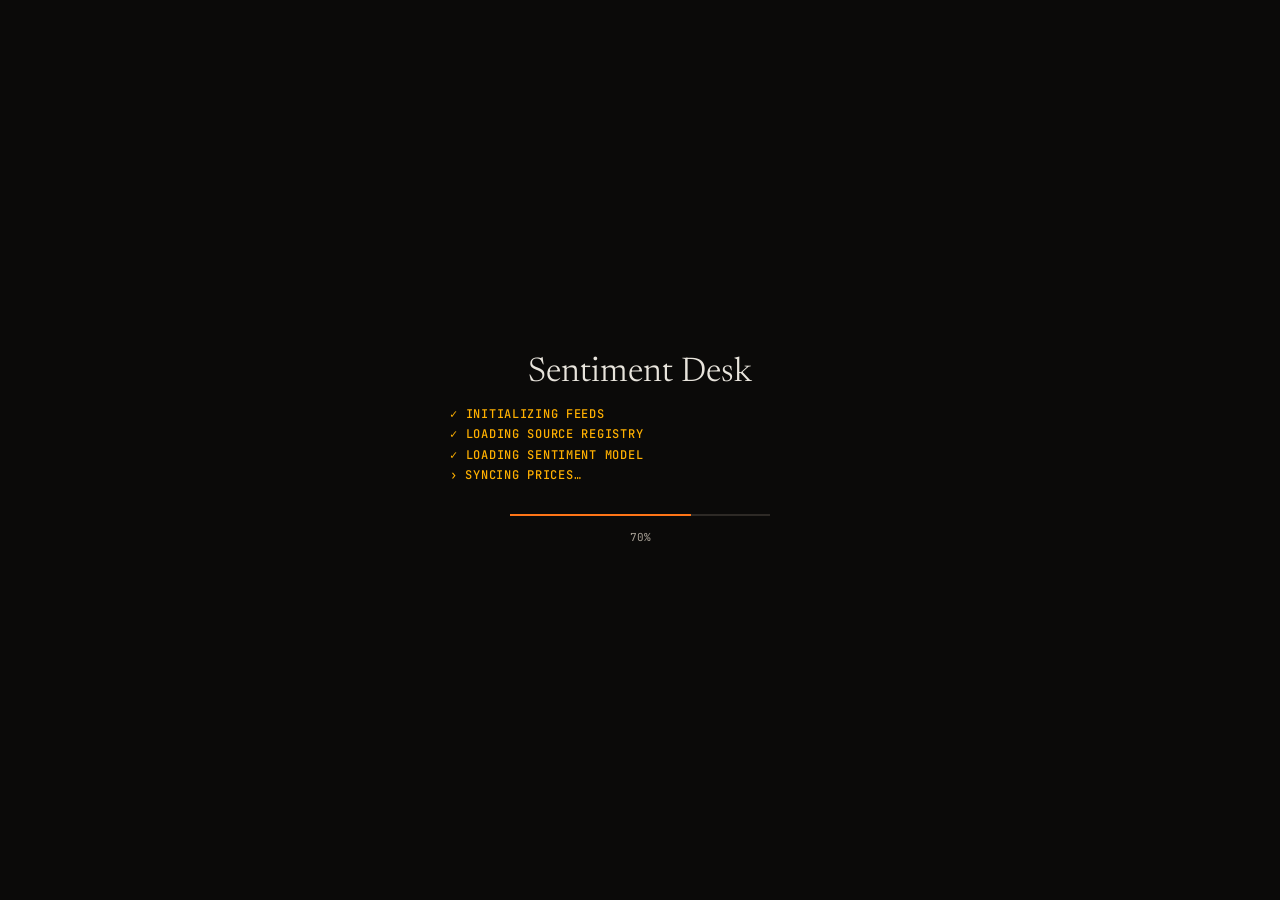
<file: frontend/splash-screen/index-example.html>
<!doctype html>
<html lang="id">
<head>
  <meta charset="utf-8">
  <meta name="viewport" content="width=device-width,initial-scale=1,viewport-fit=cover">
  <title>Sentiment Desk</title>

  <!-- 1) Cegah kedipan: lewati splash bila mode reload = 'none' dan sesi sudah pernah tampil -->
  <script>
    window.SPLASH_CONFIG = { reloadMode: 'quick' };   // 'quick' | 'full' | 'skeleton' | 'none'
    try {
      if (sessionStorage.getItem('sd_splash_seen') === '1' && window.SPLASH_CONFIG.reloadMode === 'none')
        document.documentElement.classList.add('splash-skip');
    } catch (e) {}
  </script>

  <link rel="stylesheet" href="tokens.css">
  <link rel="stylesheet" href="splash.css">
</head>
<body>

  <!-- 2) Markup splash: taruh tepat setelah <body> -->
  <div id="splash" class="splash" role="status" aria-live="polite">
    <div class="splash__title">Sentiment Desk</div>
    <div class="splash__log" id="splash-log"></div>
    <div class="splash__bar"><i></i></div>
    <div class="splash__pct">0%</div>
  </div>

  <!-- 3) Aplikasimu -->
  <main>
    <div class="tape"><span><b>XAU</b> <span class="up">▲ 0.42</span></span></div>
    <section class="panel">
      <div class="lab">Sentimen harian per target</div>
      <table><tr><th>Target</th><th>Skor</th></tr><tr><td>XAU</td><td class="up">▲ +0.42</td></tr></table>
    </section>
  </main>

  <!-- 4) Skrip di akhir body. Bila ingin menunggu data: set waitForApp:true lalu panggil Splash.done() -->
  <script src="splash.js"></script>
  <script>
    // contoh menunggu data:
    // window.SPLASH_CONFIG.waitForApp = true  (set sebelum splash.js dimuat)
    // fetch('/api/daily').then(r => r.json()).then(render).finally(() => Splash.done());
  </script>
</body>
</html>
</file>
<file: frontend/GUI/src/css/theme.css>
/* GUI Light Editorial + Terminal Data (Claude x Bloomberg) — offline, zero-CDN.
 * Sumber: frontend/GUI/THEME.md v0.1. @import Google Fonts dibuang (aturan offline).
 * Font lokal di ../fonts/ (OFL: Inter, Newsreader, JetBrains Mono via Fontsource).
 * Proporsi 65/20/10/5. Filosofi 70% Claude / 30% Bloomberg. */

@font-face {
  font-family: "Newsreader";
  font-style: normal;
  font-weight: 300;
  font-display: swap;
  src: url("../fonts/newsreader-latin-300-normal.woff2") format("woff2");
}

@font-face {
  font-family: "Newsreader";
  font-style: normal;
  font-weight: 400;
  font-display: swap;
  src: url("../fonts/newsreader-latin-400-normal.woff2") format("woff2");
}

@font-face {
  font-family: "Inter";
  font-style: normal;
  font-weight: 400;
  font-display: swap;
  src: url("../fonts/inter-latin-400-normal.woff2") format("woff2");
}

@font-face {
  font-family: "Inter";
  font-style: normal;
  font-weight: 500;
  font-display: swap;
  src: url("../fonts/inter-latin-500-normal.woff2") format("woff2");
}

@font-face {
  font-family: "Inter";
  font-style: normal;
  font-weight: 600;
  font-display: swap;
  src: url("../fonts/inter-latin-600-normal.woff2") format("woff2");
}

@font-face {
  font-family: "JetBrains Mono";
  font-style: normal;
  font-weight: 400;
  font-display: swap;
  src: url("../fonts/jetbrains-mono-latin-400-normal.woff2") format("woff2");
}

@font-face {
  font-family: "JetBrains Mono";
  font-style: normal;
  font-weight: 500;
  font-display: swap;
  src: url("../fonts/jetbrains-mono-latin-500-normal.woff2") format("woff2");
}

:root {
  /* font (request user) */
  --font-serif: "Newsreader", Georgia, serif;
  --font-sans: "Inter", system-ui, sans-serif;
  --font-mono: "JetBrains Mono", ui-monospace, monospace;

  /* alias kanvas gelap (request user) */
  --bg: #141413;
  --fg: #e8e6e1;
  --clay: #cd6f47;
  --amber: #ffb000;
  --up-user: #3fb950;
  --down-user: #f85149;

  /* inti (lampiran §2) */
  --base: #F6F4F4;
  --text: #2C2727;
  --accent: #FF7517;
  --surface: #3E3939;

  /* terang (lampiran §3) */
  --bg-card: #FFFFFF;
  --bg-sunken: #EDEAEA;
  --text-primary: #2C2727;
  --text-secondary: #5E5757;
  --text-muted: #6B6464;
  --border-subtle: #DDD8D8;
  --border-strong: #8C8585;
  --accent-hover: #FF8A3D;
  --accent-text: #C2410C;
  --accent-subtle: #FFE9DB;

  /* gelap (lampiran §4) */
  --surface-deep: #2C2727;
  --surface-raised: #4A4545;
  --on-dark-primary: #F6F4F4;
  --on-dark-secondary: #D4CFCF;
  --on-dark-muted: #BDB7B7;
  --border-dark-subtle: #5A5454;
  --border-dark-strong: #8C8585;
  --accent-on-dark: #FF7517;
  --accent-text-on-dark: #FF8A3D;

  /* semantik terang (lampiran §6) */
  --up: #1A7F37;
  --down: #CF222E;
  --hold: #6B6464;
  --warn: #8A5A00;
  --info: #0969DA;

  /* semantik gelap (lampiran §6) */
  --up-dark: #56D364;
  --down-dark: #FF7B72;
  --hold-dark: #BDB7B7;
  --warn-dark: #FFB000;
  --info-dark: #79B8FF;

  /* grafik panel gelap (lampiran §8) */
  --chart-xau-dark: #FFD33D;
  --chart-oil-dark: #FF7517;
  --chart-cu-dark: #2FC4B2;
  --chart-btc-dark: #D2A8FF;
  --chart-sbn-dark: #58A6FF;
  --chart-semicon-dark: #FF8FC7;
  --chart-mine-dark: #D9B38C;
  --chart-bank-dark: #B8E986;

  /* grafik latar terang (lampiran §8) */
  --chart-xau: #9A6700;
  --chart-oil: #C2410C;
  --chart-cu: #1F9D8A;
  --chart-btc: #8B5CF6;
  --chart-sbn: #0969DA;
  --chart-semicon: #D6409F;
  --chart-mine: #8C5A2B;
  --chart-bank: #4D7C0F;
}

body {
  background: var(--base);
  color: var(--text-primary);
  font-family: var(--font-sans);
  margin: 0;
  padding: 0;
  line-height: 1.5;
}

h1, h2, .news-title, .rationale {
  font-family: var(--font-serif);
  font-weight: 350;
}

.panel-dark {
  background: var(--surface);
  color: var(--on-dark-primary);
}

.num, .ticker, .panel-dark td {
  font-family: var(--font-mono);
  font-variant-numeric: tabular-nums;
}

.btn-primary {
  background: var(--accent);
  color: var(--text);
}

.btn-primary:hover {
  background: var(--accent-hover);
}

.btn-primary:active {
  background: var(--accent);
  transform: translateY(1px);
}

a {
  color: var(--accent-text);
}

.chip {
  font-family: var(--font-mono);
  font-size: 11px;
  letter-spacing: 0.06em;
  text-transform: uppercase;
  color: #fff;
}

.chip.buy { background: var(--up); }
.chip.sell { background: var(--down); }
.chip.hold { background: var(--hold); }

.row-selected {
  background: var(--accent-subtle);
  border-left: 3px solid var(--accent);
}

.panel-dark .row-selected {
  background: rgba(255, 117, 23, 0.16);
  border-left: 3px solid var(--accent);
}

:focus-visible {
  outline: 2px solid var(--text);
  outline-offset: 2px;
  box-shadow: 0 0 0 4px var(--accent);
}

.panel-dark :focus-visible {
  outline-color: var(--on-dark-primary);
}
</file>
<file: frontend/GUI/src/css/landing.css>
/* Halaman muka — minimalis enterprise, rujukan Linear.app.
   Mengikuti THEME.md §1: NARASI (serif Newsreader) untuk teks yang dibaca,
   DATA (mono JetBrains) untuk angka, SANS (Inter) untuk kontrol.
   Hybrid pilihan user: judul + paragraf serif, label + metrik mono.
   Proporsi 65/20/10/5 dijaga: mayoritas halaman terang, panel gelap hanya
   untuk angka. Token tetap dari theme.css supaya tak ada sistem desain kedua.
   Tidak memuat layout.css: landing tidak punya splash, ticker, atau panel. */

*,*::before,*::after{box-sizing:border-box}

body.landing{
  margin:0;background:var(--base);color:var(--text-primary);
  font-family:var(--font-serif);line-height:1.6;
  -webkit-font-smoothing:antialiased;
  text-rendering:optimizeLegibility;
}

.wrap{max-width:1120px;margin:0 auto;padding:0 28px}

/* ---------- kepala: satu baris, tiga zona (merek / nav / aksi) ----------
   Navigasi duduk di kepala, bukan pita terpisah: satu baris tipis berambut,
   tanpa bayangan. Pita gelap dibuang karena landing bukan terminal. */
.lp-head{position:sticky;top:0;z-index:20;background:var(--base);
  border-bottom:1px solid var(--border-subtle)}
.lp-head-row{display:flex;align-items:center;gap:18px;
  padding:16px 28px;flex-wrap:wrap}
.lp-brand{font-family:var(--font-serif);font-size:22px;font-weight:400;
  letter-spacing:-.01em;line-height:1;color:var(--text-primary);
  text-decoration:none;flex:0 0 auto;display:inline-flex;align-items:center;
  gap:8px;min-height:44px}
.lp-brand-mark{display:block;width:24px;height:24px;flex:0 0 auto}
.lp-brand:hover,.lp-brand:focus-visible{color:var(--accent-text)}
.lp-nav{display:flex;gap:22px;flex-wrap:wrap;margin-left:auto}
.lp-nav a{font-family:var(--font-sans);font-size:14px;font-weight:400;
  color:var(--text-secondary);text-decoration:none;padding:0 2px;
  min-height:44px;display:inline-flex;align-items:center;
  border-bottom:1px solid transparent;
  transition:color .14s ease,border-color .14s ease}
.lp-nav a:hover,.lp-nav a:focus-visible{color:var(--text-primary);
  border-bottom-color:var(--text-primary)}
/* Satu aksi utama per layar (aturan aksen tunggal THEME.md §5). */
.lp-head-btn{margin-left:0;font-family:var(--font-sans);font-size:13.5px;
  font-weight:500;color:var(--text-primary);background:var(--bg-card);
  border:1px solid var(--border-strong);text-decoration:none;padding:0 15px;
  border-radius:6px;transition:border-color .14s ease;
  white-space:nowrap;min-height:44px;display:inline-flex;
  align-items:center}
.lp-head-btn:hover,.lp-head-btn:focus-visible{border-color:var(--text-primary)}
/* Header gelap hanya di beranda; halaman pricing/docs tetap terang. */
.lp-head.is-dark{background:var(--surface);border-bottom-color:var(--border-dark-subtle)}
.lp-head.is-dark .lp-brand{color:var(--on-dark-primary)}
.lp-head.is-dark .lp-brand:hover,.lp-head.is-dark .lp-brand:focus-visible{color:var(--accent-text-on-dark)}
.lp-head.is-dark .lp-nav a{color:var(--on-dark-secondary)}
.lp-head.is-dark .lp-nav a:hover,.lp-head.is-dark .lp-nav a:focus-visible{
  color:var(--on-dark-primary);border-bottom-color:var(--on-dark-primary)}
.lp-head.is-dark .lp-head-btn{background:var(--on-dark-primary);color:var(--text);
  border-color:var(--on-dark-primary)}
.lp-head.is-dark .lp-head-btn:hover,.lp-head.is-dark .lp-head-btn:focus-visible{
  background:#E4DFDF;border-color:#E4DFDF}

/* Hero halaman pricing tetap terang dan satu kolom. */
.lp-hero{padding:104px 28px 76px;max-width:1120px;margin:0 auto}
.lp-hero h1{font-family:var(--font-serif);font-weight:300;
  font-size:clamp(34px,5.2vw,58px);line-height:1.04;letter-spacing:-.025em;
  margin:0 0 24px;max-width:19ch;color:var(--text-primary);text-wrap:balance}
/* ---------- 1. hero gelap: teks kiri, bukti grafik kanan ----------
   Satu panel gelap penuh selebar layar, bukan kartu mengambang. Bagian
   bawah halaman tetap terang supaya panel data dan isi terbaca terpisah. */
.lp-hero-dark{background:var(--surface);color:var(--on-dark-primary);
  padding:clamp(48px,6.5vw,92px) 0 clamp(52px,7vw,96px)}
.lp-hero-grid{display:grid;grid-template-columns:minmax(0,1.02fr) minmax(0,0.98fr);
  gap:clamp(32px,6vw,72px);align-items:center}
.lp-hero-copy h1{font-family:var(--font-serif);font-weight:300;
  font-size:clamp(36px,5vw,60px);line-height:1.02;letter-spacing:-.03em;
  margin:0 0 20px;max-width:14ch;color:var(--on-dark-primary);text-wrap:balance}
.lp-hero-dark .lp-lead{color:var(--on-dark-secondary);font-size:17px;
  max-width:48ch;margin:0}
.lp-hero-actions{display:flex;flex-wrap:wrap;gap:10px;margin-top:26px}
.lp-btn{display:inline-flex;align-items:center;justify-content:center;
  min-height:48px;padding:0 20px;border-radius:6px;text-decoration:none;
  font-family:var(--font-sans);font-size:14.5px;font-weight:500;
  transition:background .14s ease,border-color .14s ease,color .14s ease}
.lp-btn-primary{background:var(--on-dark-primary);color:var(--text);
  border:1px solid var(--on-dark-primary)}
.lp-btn-primary:hover,.lp-btn-primary:focus-visible{background:#E4DFDF;
  border-color:#E4DFDF}
.lp-btn-ghost{background:transparent;color:var(--on-dark-primary);
  border:1px solid var(--border-dark-strong)}
.lp-btn-ghost:hover,.lp-btn-ghost:focus-visible{
  border-color:var(--on-dark-primary);background:var(--surface-raised)}
.lp-hero-visual{min-width:0}
.lp-lead{font-family:var(--font-serif);font-size:17.5px;line-height:1.65;
  color:var(--text-secondary);margin:0;max-width:62ch}

/* ---------- cakupan: lapisan DATA, gelap, mono ----------
   Panel tunggal tanpa bingkai ganda. Pemisah cukup garis 1px antar sel;
   padding dalam 20/22 supaya teks tidak menempel tepi. */
.lp-facts{display:grid;grid-template-columns:repeat(auto-fit,minmax(180px,1fr));
  gap:1px;margin-top:44px;background:var(--border-dark-subtle);
  border:1px solid var(--border-dark-subtle);border-radius:8px;overflow:hidden}
.lp-fact{background:var(--surface);padding:20px 22px;display:flex;
  flex-direction:column;gap:6px}
.lp-fact-label{font-family:var(--font-mono);font-size:12px;font-weight:400;
  letter-spacing:.04em;text-transform:uppercase;color:var(--on-dark-secondary)}
.lp-fact-value{font-family:var(--font-mono);font-size:26px;font-weight:500;
  font-variant-numeric:tabular-nums;line-height:1.1;color:var(--on-dark-primary)}
.lp-fact-sub{font-family:var(--font-mono);font-size:12px;
  color:var(--on-dark-secondary)}
/* Sel tanggal bukan angka besar: mengecilkannya menjaga ritme 26px pada tiga
   sel angka di sebelahnya. */
.lp-fact-value.is-date{font-size:17px;font-weight:400;letter-spacing:.01em}
.lp-fact-note{margin:0;font-family:var(--font-mono);font-size:13px;
  color:var(--on-dark-secondary);padding:20px 22px}
/* Di hero, cakupan jadi strip 2x2 tanpa garis: jarak yang memisahkan,
   bukan border, supaya tidak terbaca seperti tabel. */
.lp-hero-dark .lp-facts{margin-top:30px;background:transparent;border:0;
  border-radius:0;overflow:visible;
  grid-template-columns:repeat(2,minmax(0,1fr));gap:18px 28px}
.lp-hero-dark .lp-fact{background:transparent;padding:0;border:0}
.lp-hero-dark .lp-fact-note{grid-column:1/-1;padding:0}

/* ---------- bukti visual: lapisan DATA ---------- */
.lp-proof{margin:16px 0 0;border:1px solid var(--border-dark-subtle);
  background:var(--surface);border-radius:8px;padding:20px 22px 16px}
.lp-proof-cap{display:flex;justify-content:space-between;align-items:flex-start;
  gap:16px;flex-wrap:wrap;margin-bottom:12px}
.lp-proof-cap-main{display:flex;flex-direction:column;gap:4px;min-width:0}
.lp-proof-now{display:flex;flex-direction:column;align-items:flex-end;gap:1px;
  text-align:right}
.lp-proof-now[hidden]{display:none}
.lp-proof-now-label{font-family:var(--font-mono);font-size:10px;
  letter-spacing:.08em;text-transform:uppercase;color:var(--on-dark-muted)}
.lp-proof-now-value{font-family:var(--font-mono);font-size:22px;font-weight:500;
  line-height:1.1;color:var(--on-dark-primary);font-variant-numeric:tabular-nums}
.lp-proof-now-chg{font-family:var(--font-mono);font-size:11px;
  color:var(--on-dark-secondary)}
.lp-proof-now-chg.up{color:var(--up-dark)}
.lp-proof-now-chg.down{color:var(--down-dark)}
.lp-proof-t{font-family:var(--font-sans);font-size:14px;font-weight:600;
  color:var(--on-dark-primary)}
.lp-proof-s{font-family:var(--font-mono);font-size:12px;
  color:var(--on-dark-secondary)}
.lp-proof-svg{display:block;width:100%;height:auto;overflow:visible}
.lp-proof-legend{display:flex;gap:14px;flex-wrap:wrap;margin-top:12px;
  font-family:var(--font-mono);font-size:11.5px;letter-spacing:.02em;
  color:var(--on-dark-secondary)}
.lp-proof-legend span{display:flex;align-items:center;gap:7px}
.lp-proof-legend i{display:inline-block;width:14px}
.lp-lg-line{height:3px;background:var(--chart-xau-dark)}
/* Glyph legenda harus sama bentuknya dengan yang digambar: batang vertikal,
   bukan garis datar — kalau tidak, legenda berbohong soal bentuk data. */
.lp-lg-up,.lp-lg-down{height:12px;width:3px;border-radius:1px}
.lp-lg-up{background:var(--up-dark);opacity:.75}
.lp-lg-down{background:var(--down-dark);opacity:.75}
.lp-ax{font-family:var(--font-mono);font-size:11.5px;
  fill:var(--on-dark-secondary)}
/* Label nol sentimen harus terbaca: satu-satunya penanda bahwa batang diukur
   dari nol, bukan dari dasar harga. */
.lp-ax-zero{fill:var(--on-dark-primary);font-weight:500}
.lp-proof-warn{margin-left:auto;color:var(--warn-dark);font-size:12px}
.lp-proof-warn:empty{display:none}
/* Di hero, grafik jadi panel kanan yang mengisi tinggi kolom. */
.lp-hero-visual{display:flex;flex-direction:column;justify-content:center}
.lp-hero-visual .lp-proof{flex:1;display:flex;flex-direction:column;justify-content:center;
  margin:0;background:var(--surface-deep);border-color:var(--border-dark-subtle);
  border-radius:12px;padding:18px 20px 14px}
.lp-hero-visual .lp-proof[hidden]{display:none}
.lp-proof-fallback{flex:1;display:flex;align-items:center;justify-content:center;
  text-align:center;min-height:280px;padding:24px;border:1px dashed var(--border-dark-subtle);
  border-radius:12px;background:var(--surface-deep);font-family:var(--font-mono);
  font-size:13px;line-height:1.6;color:var(--on-dark-secondary)}
.lp-proof-fallback[hidden]{display:none}
/* Mockup perangkat: bezel tipis, kamera, dan base dengan label merek. */
.lp-device{flex:1;display:flex;flex-direction:column;justify-content:center;
  filter:drop-shadow(0 24px 40px rgba(0,0,0,.35))}
.lp-device-screen{position:relative;flex:1;display:flex;flex-direction:column;
  background:#1B1919;border:1px solid var(--border-dark-subtle);border-radius:16px;
  padding:14px 12px 12px;box-shadow:inset 0 0 0 1px rgba(255,255,255,.04)}
.lp-device-screen::before{content:"";position:absolute;top:6px;left:50%;
  transform:translateX(-50%);width:5px;height:5px;border-radius:50%;
  background:#5A5454;box-shadow:0 0 0 1px #2C2727}
.lp-device-screen .lp-proof{border-radius:8px}
.lp-device-base{position:relative;height:14px;margin:0 6%;
  background:linear-gradient(180deg,#4A4545,#2C2727);
  border-radius:0 0 10px 10px;box-shadow:0 10px 20px rgba(0,0,0,.25)}
.lp-device-base::before{content:"";position:absolute;top:0;left:50%;
  transform:translateX(-50%);width:18%;height:4px;background:#1B1919;
  border-radius:0 0 4px 4px}
.lp-device-brand{position:absolute;right:12px;top:2px;font-family:var(--font-mono);
  font-size:8px;letter-spacing:.12em;color:#8C8585}

/* ---------- bagian: ritme seragam, judul serif ---------- */
.lp-section{max-width:1120px;margin:0 auto;padding:44px 28px 60px;
  position:relative}
/* Garis pemisah diinset sejajar tepi konten, bukan tepi kotak 1120px. */
.lp-section::before{content:"";position:absolute;top:0;left:28px;right:28px;
  height:1px;background:var(--border-subtle)}
.lp-section h2{font-family:var(--font-serif);font-weight:300;
  font-size:clamp(23px,2.9vw,31px);line-height:1.15;margin:0 0 32px;
  letter-spacing:-.015em;color:var(--text-primary);max-width:24ch;
  text-wrap:balance}
.lp-section-lead{font-family:var(--font-serif);font-size:16px;line-height:1.6;
  color:var(--text-secondary);max-width:60ch;margin:-20px 0 32px}

/* ---------- 2. cara kerja ----------
   Tiga kolom dipisah garis atas, bukan tiga kartu berbingkai: Linear memakai
   aturan tipis sebagai pemisah, bukan kotak bertumpuk. */
.lp-steps{list-style:none;margin:0;padding:0;display:grid;gap:28px;
  position:relative;grid-template-columns:repeat(auto-fit,minmax(260px,1fr))}
/* Satu garis kontinu di atas ketiga langkah, bukan tiga garis terpisah. */
.lp-steps::before{content:"";position:absolute;top:0;left:0;right:0;
  height:1px;background:var(--border-strong)}
.lp-steps li{padding:14px 0 0;border-top:0}
.lp-step-n{display:block;font-family:var(--font-mono);font-size:12px;
  font-weight:500;letter-spacing:.08em;color:var(--accent-text);
  padding-top:0;margin-bottom:12px}
.lp-steps h3{font-family:var(--font-serif);font-size:21px;font-weight:400;
  margin:0 0 10px;letter-spacing:-.01em;color:var(--text-primary)}
.lp-steps p{margin:0;font-family:var(--font-serif);font-size:15.5px;
  line-height:1.62;color:var(--text-secondary)}
code{font-family:var(--font-mono);font-size:.88em;background:var(--bg-sunken);
  padding:1px 5px;border-radius:3px;color:var(--text-primary)}

/* ---------- 3. target ---------- */
/* Kartu aset: foto asli mengisi penuh lebar kartu, meta di bawahnya.
   Bingkai berlapis (cincin dalam + bayangan ambient/contact) memberi kesan
   objek fisik, bukan div datar. Semua shadow dari token tema. */
.lp-tgt-grid{display:grid;gap:22px;
  grid-template-columns:repeat(auto-fit,minmax(250px,1fr))}
.lp-tgt{display:flex;flex-direction:column;overflow:hidden;position:relative;
  background:var(--bg-card);border:1px solid var(--border-subtle);
  border-radius:10px;text-decoration:none;color:inherit;
  box-shadow:
    inset 0 1px 0 rgba(255,255,255,.9),
    0 1px 2px rgba(44,39,39,.10),
    0 6px 14px -6px rgba(44,39,39,.14),
    0 24px 48px -24px rgba(44,39,39,.32);
  transition:box-shadow .22s ease,transform .22s ease,border-color .22s ease}
.lp-tgt:hover,.lp-tgt:focus-visible{
  border-color:var(--border-strong);transform:translateY(-3px);
  box-shadow:
    inset 0 1px 0 rgba(255,255,255,.9),
    0 2px 4px rgba(44,39,39,.10),
    0 10px 22px -8px rgba(44,39,39,.20),
    0 36px 64px -28px rgba(44,39,39,.42)}
/* Cincin cahaya tipis di dalam tepi: memisahkan gambar dari bingkai. */
.lp-tgt::after{content:"";position:absolute;inset:0;border-radius:inherit;
  pointer-events:none;box-shadow:inset 0 0 0 1px rgba(255,255,255,.14)}
.lp-tgt-art{display:block;width:100%;height:auto;aspect-ratio:4/3;
  object-fit:cover;object-position:center;
  background:var(--bg-sunken);
  border-bottom:1px solid var(--border-subtle)}
.lp-tgt-meta{display:flex;flex-direction:column;gap:6px;padding:18px 20px 20px;
  background:linear-gradient(180deg,var(--bg-card) 0%,var(--base) 180%)}
.lp-tgt-name{font-family:var(--font-serif);font-size:22px;font-weight:400;
  line-height:1.1;color:var(--text-primary)}
.lp-tgt-id{font-family:var(--font-mono);font-size:12px;letter-spacing:.08em;
  text-transform:uppercase;color:var(--accent-text)}
@media (prefers-reduced-motion:reduce){
  .lp-tgt:hover,.lp-tgt:focus-visible{transform:none}
}

/* ---------- kaki: lapisan DATA ---------- */
.lp-foot{background:var(--surface);padding:40px 0 36px;margin-top:20px;
  border-top:1px solid var(--border-dark-subtle)}
.lp-foot-grid{display:flex;flex-wrap:wrap;align-items:flex-start;
  gap:28px 48px}
.lp-foot-brand{display:inline-flex;align-items:center;gap:10px;
  flex:0 0 auto;min-height:44px;text-decoration:none;
  color:var(--on-dark-primary)}
.lp-foot-brand img{display:block;width:30px;height:30px}
.lp-foot-brand span{font-family:var(--font-serif);font-size:20px;
  letter-spacing:-.01em;line-height:1}
.lp-foot-brand:hover span,.lp-foot-brand:focus-visible span{
  color:var(--accent-text-on-dark)}
.lp-foot-block{flex:1 1 280px;min-width:0}
.lp-foot-label{display:block;font-family:var(--font-mono);font-size:11px;
  letter-spacing:.12em;text-transform:uppercase;
  color:var(--accent-text-on-dark);margin-bottom:8px}
.lp-foot-strong{font-family:var(--font-sans);font-size:14.5px;
  line-height:1.55;color:var(--on-dark-primary);margin:0;max-width:52ch}
.lp-foot-credit{font-family:var(--font-mono);font-size:12px;line-height:1.6;
  color:var(--on-dark-muted);margin:0}
.lp-foot-credit a{color:var(--on-dark-secondary);text-decoration:underline;
  text-underline-offset:2px;text-decoration-color:var(--border-dark-strong)}
.lp-foot-credit a:hover,.lp-foot-credit a:focus-visible{
  color:var(--on-dark-primary);text-decoration-color:var(--on-dark-primary)}

:focus-visible{outline:2px solid var(--text);outline-offset:2px;
  box-shadow:0 0 0 4px var(--accent)}
.lp-head.is-dark :focus-visible,.lp-hero-dark :focus-visible,
.lp-foot :focus-visible{outline-color:var(--on-dark-primary)}

@media (max-width:820px){
  .lp-section::before{left:20px;right:20px}
  .lp-head-row{gap:16px;padding:14px 20px}
  .lp-nav{gap:16px;margin-left:0;order:3;flex-basis:100%}
  .lp-head-btn{margin-left:auto}
  .lp-foot{padding:32px 0 28px}
  .lp-foot-grid{gap:24px}
  .lp-hero{padding:56px 20px 48px}
  .lp-hero-dark{padding:48px 0 56px}
  .lp-hero-grid{grid-template-columns:1fr;gap:36px}
  .lp-hero-copy h1{max-width:18ch}
  .lp-steps::before{display:none}
  .lp-steps li{border-top:1px solid var(--border-strong);padding-top:14px}
  .lp-section{padding:36px 20px 48px}
  .wrap{padding-left:20px;padding-right:20px}
}
@media (max-width:620px){
  .lp-section::before{left:16px;right:16px}
  /* viewBox 720 dipaksa muat 300px: teks sumbu 11,5px menyusut jadi ~5px dan
     tak terbaca. Sembunyikan label; bentuk grafik tetap memberi gambaran. */
  .lp-proof-svg .lp-ax{display:none}
  .lp-hero{padding:40px 16px 36px}
  .lp-hero h1{max-width:none}
  .lp-hero-dark{padding:40px 0 44px}
  .lp-hero-copy h1{font-size:38px;max-width:none}
  .lp-hero-dark .lp-lead{font-size:16.5px}
  .lp-section-lead{font-size:15.5px;margin:-16px 0 28px}
  .lp-hero-actions{gap:8px}
  .lp-btn{flex:1 1 auto;padding:0 14px}
  .lp-hero-visual .lp-proof{padding:14px}
  .lp-device-screen{padding:12px 8px 8px;border-radius:12px}
  .lp-device-base{height:10px;margin:0 4%}
  .lp-device-brand{font-size:7px;right:8px}
  .lp-device-screen::before{width:4px;height:4px;top:5px}
  .lp-proof-now{align-items:flex-start;text-align:left}
  .lp-proof-fallback{min-height:220px}
  .lp-section{padding:32px 16px 40px}
  .wrap{padding-left:16px;padding-right:16px}
  .lp-facts{margin-top:32px;grid-template-columns:repeat(2,1fr)}
  .lp-fact{padding:16px 18px}
  .lp-proof{padding:16px}
}

@media (prefers-reduced-motion:reduce){
  .lp-tgt,.lp-head-btn{transition:none}
  .lp-tgt:hover{transform:none}
}

/* ---------- pricing: tiga tingkat ----------
   Kartu berbingkai, satu ditandai primer dengan garis aksen atas. Tidak ada
   angka harga di sini: menampilkan angka karangan lebih buruk daripada
   "menyusul". */
.lp-tier-grid{display:grid;gap:22px;align-items:stretch;
  grid-template-columns:repeat(auto-fit,minmax(280px,1fr))}
.lp-tier-card{position:relative;display:flex;flex-direction:column;gap:14px;
  padding:34px 24px 24px;background:var(--bg-card);
  border:1px solid var(--border-subtle);border-radius:10px;
  box-shadow:
    inset 0 1px 0 rgba(255,255,255,.9),
    0 1px 2px rgba(44,39,39,.10),
    0 6px 14px -6px rgba(44,39,39,.14),
    0 24px 48px -24px rgba(44,39,39,.32)}
.lp-tier-card.is-primary{border-color:var(--accent)}
.lp-tier-card.is-primary::before{content:"";position:absolute;top:-1px;left:-1px;
  right:-1px;height:3px;background:var(--accent);
  border-radius:10px 10px 0 0}
/* Badge menempel garis atas kartu supaya terbaca sebagai penanda, bukan
   baris teks; keluar dari alur agar judul ketiga kartu tetap sebaris. */
.lp-tier-flag{position:absolute;top:0;left:24px;transform:translateY(-50%);
  margin:0;padding:2px 8px;background:var(--bg-card);
  font-family:var(--font-mono);font-size:11px;letter-spacing:.08em;
  text-transform:uppercase;color:var(--accent-text)}
.lp-tier-card h3{font-family:var(--font-serif);font-size:23px;font-weight:400;
  margin:0;letter-spacing:-.01em;color:var(--text-primary)}
.lp-tier-note{margin:0;font-family:var(--font-serif);font-size:15px;
  line-height:1.55;color:var(--text-secondary)}
.lp-tier-list{margin:0;padding:0;list-style:none;display:grid;gap:9px;
  align-content:start;flex:1 1 auto;
  font-family:var(--font-serif);font-size:15px;line-height:1.5;
  color:var(--text-secondary)}
.lp-tier-list li{position:relative;padding-left:18px}
.lp-tier-list li::before{content:"·";position:absolute;left:4px;
  color:var(--accent-text);font-weight:700}
.lp-tier-price{margin:0;padding-top:16px;display:flex;flex-direction:column;
  gap:2px;font-family:var(--font-mono);font-size:19px;color:var(--text-primary);
  border-top:1px solid var(--border-subtle)}
.lp-tier-price span{font-size:11px;letter-spacing:.06em;text-transform:uppercase;
  color:var(--text-muted)}
.lp-tier-cta{display:inline-flex;align-items:center;justify-content:center;
  min-height:44px;padding:0 18px;border-radius:6px;text-decoration:none;
  font-family:var(--font-sans);font-size:14px;font-weight:500;
  border:1px solid var(--border-strong);color:var(--text-primary);
  transition:background .14s ease,border-color .14s ease}
.lp-tier-cta:hover,.lp-tier-cta:focus-visible{background:var(--bg-sunken);
  border-color:var(--text-primary)}
.lp-tier-card.is-primary .lp-tier-cta{background:var(--accent);
  border-color:var(--accent);color:var(--text)}
.lp-tier-card.is-primary .lp-tier-cta:hover,
.lp-tier-card.is-primary .lp-tier-cta:focus-visible{background:var(--accent-hover);
  border-color:var(--accent-hover)}

/* ---------- FAQ: accordion native, tanpa JavaScript ---------- */
.lp-faq-list{max-width:760px;border-top:1px solid var(--border-subtle)}
.lp-faq-item{border-bottom:1px solid var(--border-subtle)}
.lp-faq-item summary{display:flex;justify-content:space-between;align-items:center;
  gap:24px;padding:20px 0;cursor:pointer;list-style:none;
  font-family:var(--font-serif);font-size:20px;line-height:1.3;
  color:var(--text-primary)}
.lp-faq-item summary::-webkit-details-marker{display:none}
.lp-faq-item summary::after{content:"+";font-family:var(--font-mono);
  font-size:20px;color:var(--accent-text);flex:none}
.lp-faq-item[open] summary::after{content:"−"}
.lp-faq-item p{margin:0 0 20px;max-width:70ch;font-family:var(--font-serif);
  font-size:15.5px;line-height:1.65;color:var(--text-secondary)}
.lp-faq-item summary:focus-visible{outline:2px solid var(--text);outline-offset:2px}

/* Skip link beranda & pricing: landing tidak memuat layout.css. */
.skip-link{position:absolute;left:-9999px;top:0;z-index:100;
  background:var(--surface);color:var(--on-dark-primary);
  padding:10px 16px;min-height:44px;display:inline-flex;align-items:center;border-radius:0 0 8px 0;font-family:var(--font-sans);
  font-size:14px;text-decoration:none}
.skip-link:focus{left:0}
</file>
<file: frontend/GUI/src/css/docs.css>
/* Halaman dokumentasi: sidebar tetap + badan artikel.
   Memakai token theme.css apa adanya — tidak ada warna baru, supaya halaman
   ini tidak jadi sistem desain kedua di dalam produk yang sama. */

.docs-layout{display:grid;grid-template-columns:200px minmax(0,1fr);
  gap:56px;padding:56px 0 88px;align-items:start}

/* ---------- sidebar ---------- */
.docs-side{position:sticky;top:24px;display:flex;flex-direction:column;gap:2px}
.docs-side-title{font-family:var(--font-mono);font-size:11px;letter-spacing:.10em;
  text-transform:uppercase;color:var(--text-muted);margin:0 0 10px}
.docs-side a{font-family:var(--font-sans);font-size:14px;color:var(--text-secondary);
  text-decoration:none;padding:8px 10px;border-radius:6px;min-height:44px;
  display:flex;align-items:center;border-left:2px solid transparent}
.docs-side a:hover{color:var(--text);background:var(--bg-sunken)}
.docs-side a:focus-visible{outline:2px solid var(--accent);outline-offset:2px}

/* ---------- badan ---------- */
.docs-body{max-width:74ch;min-width:0}
.docs-body h1{font-family:var(--font-serif);font-weight:400;font-size:44px;
  line-height:1.1;letter-spacing:-.02em;margin:0 0 16px;text-wrap:balance}
.docs-lede{font-family:var(--font-serif);font-size:18px;line-height:1.65;
  color:var(--text-secondary);margin:0 0 44px;max-width:62ch}
.docs-body h2{font-family:var(--font-serif);font-weight:400;font-size:27px;
  line-height:1.2;margin:52px 0 14px;padding-top:22px;
  border-top:1px solid var(--border-subtle)}
.docs-body h2:first-of-type{border-top:0;padding-top:0;margin-top:0}
.docs-body h3{font-family:var(--font-sans);font-weight:600;font-size:15px;
  margin:30px 0 8px;color:var(--text)}
.docs-body p{font-family:var(--font-serif);font-size:16.5px;line-height:1.7;
  color:var(--text-secondary);margin:0 0 14px}
.docs-body p code,.docs-list code,.docs-table code{font-family:var(--font-mono);
  font-size:.88em;background:var(--bg-sunken);color:var(--text);
  padding:1px 5px;border-radius:4px}

/* ---------- blok kode ---------- */
.docs-body pre{background:var(--surface);border-radius:8px;padding:16px 18px;
  overflow-x:auto;margin:0 0 16px}
.docs-body pre code{font-family:var(--font-mono);font-size:13px;line-height:1.65;
  color:var(--on-dark-primary);background:none;padding:0;white-space:pre}

/* ---------- daftar ---------- */
.docs-list{margin:0 0 16px;padding-left:20px}
.docs-list li{font-family:var(--font-serif);font-size:16.5px;line-height:1.7;
  color:var(--text-secondary);margin-bottom:8px}
.docs-list strong{color:var(--text);font-weight:600}

/* ---------- tabel ---------- */
.docs-table-wrap{overflow-x:auto;margin:0 0 18px}
.docs-table{width:100%;border-collapse:collapse;font-family:var(--font-mono);
  font-size:12.5px;font-variant-numeric:tabular-nums}
.docs-table th{text-align:left;font-weight:500;font-size:11px;letter-spacing:.06em;
  text-transform:uppercase;color:var(--text-muted);
  border-bottom:1px solid var(--border-strong);padding:8px 10px}
.docs-table td{padding:10px;border-bottom:1px solid var(--border-subtle);
  color:var(--text-secondary);vertical-align:top}
.docs-table td code{background:none;padding:0;color:var(--text)}
.docs-m{display:inline-block;font-size:11px;font-weight:600;letter-spacing:.06em;
  color:var(--text-muted);border:1px solid var(--border-strong);
  border-radius:4px;padding:1px 5px}
.docs-m.post{color:var(--accent-text);border-color:var(--accent-text)}

.docs-note{font-family:var(--font-sans);font-size:14px;line-height:1.6;
  color:var(--text-muted);border-left:2px solid var(--border-strong);
  padding-left:14px;margin:0 0 16px}

/* ---------- sempit ---------- */
@media (max-width:860px){
  .docs-layout{grid-template-columns:1fr;gap:28px;padding:32px 0 64px}
  .docs-side{position:static;flex-direction:row;flex-wrap:wrap;gap:4px;
    padding-bottom:16px;border-bottom:1px solid var(--border-subtle)}
  .docs-side-title{width:100%;margin-bottom:4px}
  .docs-side a{border-left:0;border:1px solid var(--border-subtle);padding:8px 12px}
  .docs-body h1{font-size:32px}
  .docs-body h2{font-size:23px;margin-top:38px}
  .docs-body p,.docs-list li{font-size:16px}
}
</file>
<file: frontend/splash-screen/tokens.css>
/* tokens.css — Bloomberg 70% × Claude 30% (lihat GUI_THEME_70B.md) */
@import url('https://fonts.googleapis.com/css2?family=Newsreader:opsz,wght@6..72,300;6..72,400&family=IBM+Plex+Sans+Condensed:wght@400;500;600&family=JetBrains+Mono:wght@400;500&display=swap');

:root{
  --bg:#0B0A09; --panel:#141210; --raised:#1D1A17;
  --border:#2E2A26; --border-strong:#6E675E;
  --text:#E8E4DC; --text-2:#A8A196; --text-muted:#9A9388;
  --amber:#FFB000; --accent:#FF7517; --accent-hover:#FF8A3D; --on-accent:#0B0A09; --clay:#D97757;
  --up:#2EE06D; --down:#FF5C5C; --hold:#A8A196; --warn:#F2C94C; --info:#6CB6FF;
  --paper:#F6F4F4; --paper-text:#2C2727; --paper-text-2:#5E5757; --paper-accent-text:#C2410C;
  --paper-up:#1A7F37; --paper-down:#CF222E;
  --font-data:"JetBrains Mono",ui-monospace,monospace;
  --font-ui:"IBM Plex Sans Condensed",system-ui,sans-serif;
  --font-serif:"Newsreader",Georgia,serif;
  color-scheme:dark;
}
html,body{background:var(--bg)}
body{margin:0;color:var(--text);font:14px/1.45 var(--font-ui)}
h1,h2,.news-title,.rationale{font-family:var(--font-serif);font-weight:350}
.num,.ticker{font-family:var(--font-data);font-variant-numeric:tabular-nums}

/* permukaan */
.panel{background:var(--panel);border:1px solid var(--border);border-radius:2px;padding:20px}
.paper{background:var(--paper);color:var(--paper-text);border-radius:2px;padding:20px}
.paper .lab{color:var(--paper-accent-text)}
.tape{display:flex;gap:22px;padding:7px 20px;font:12px var(--font-data);background:var(--panel);
  border-bottom:1px solid var(--border);color:var(--text-2);white-space:nowrap;overflow:hidden}
.tape b{color:var(--amber);font-weight:500}

/* tabel & label */
.lab,th{font:500 11px var(--font-data);letter-spacing:.06em;text-transform:uppercase;color:var(--amber)}
table{width:100%;border-collapse:collapse}
.panel td,.panel th{padding:9px 12px;text-align:left;font-size:13px;border-bottom:1px solid var(--border)}
.panel td{font-family:var(--font-data);font-variant-numeric:tabular-nums}
.panel td:first-child{color:var(--amber)}
.up{color:var(--up)} .dn{color:var(--down)} .hd{color:var(--text-2)}
.paper .up{color:var(--paper-up)} .paper .dn{color:var(--paper-down)}

/* tombol & fokus (teks gelap di atas oranye) */
.btn-primary{background:var(--accent);color:var(--on-accent);border:0;border-radius:2px;padding:10px 14px;
  font:500 12px var(--font-data);letter-spacing:.06em;text-transform:uppercase;cursor:pointer}
.btn-primary:hover{background:var(--accent-hover)}
a{color:var(--info)} .paper a{color:var(--paper-accent-text)}
:focus-visible{outline:2px solid var(--amber);outline-offset:2px}
tr:hover td{background:var(--raised)}
tr.is-selected td{background:rgba(255,176,0,.12)} tr.is-selected td:first-child{box-shadow:inset 3px 0 var(--amber)}

/* chip stance (simulasi sudut pandang) */
.chip{display:inline-block;padding:3px 8px;border-radius:3px;color:#fff;
  font:500 11px var(--font-data);letter-spacing:.06em;text-transform:uppercase}
.chip.buy{background:#1A7F37} .chip.sell{background:#CF222E} .chip.hold{background:#6B6464}

/* skeleton: tambahkan class "is-loading" pada <html> */
.is-loading .panel :is(td,th),.is-loading [data-skeleton]{color:transparent!important;
  background:linear-gradient(90deg,#1D1A17 25%,#2E2A26 50%,#1D1A17 75%);background-size:200% 100%;animation:sk 1.1s linear infinite}
.is-loading .paper :is(h3,p,.it){color:transparent!important;
  background:linear-gradient(90deg,#E4E0E0 25%,#F6F4F4 50%,#E4E0E0 75%);background-size:200% 100%;animation:sk 1.1s linear infinite}
@keyframes sk{to{background-position:-200% 0}}
@media (prefers-reduced-motion:reduce){*{animation:none!important;transition:none!important}}
</file>
<file: frontend/splash-screen/splash.css>
/* splash.css — butuh tokens.css */
.splash{position:fixed;inset:0;z-index:9999;background:var(--bg);display:flex;flex-direction:column;
  align-items:center;justify-content:center;gap:14px;transition:opacity .35s ease;
  padding:env(safe-area-inset-top,0) 16px env(safe-area-inset-bottom,0)}
.splash[hidden],.splash-skip .splash{display:none}
.splash.is-hiding{opacity:0;pointer-events:none}
.splash__title{font:350 34px var(--font-serif);color:var(--text)}
.splash__log{min-height:96px;width:min(380px,86vw);font:500 12px/1.7 var(--font-data);letter-spacing:.06em;color:var(--amber)}
.splash--quick .splash__log{display:none}
.splash__bar{width:min(260px,70vw);height:2px;background:var(--border);overflow:hidden}
.splash__bar i{display:block;height:100%;width:0;background:var(--accent)}
.splash__pct{font:11px var(--font-data);color:var(--text-2)}
/* garis progres tipis (mode skeleton) */
.splash-topbar{position:fixed;top:0;left:0;height:2px;width:0;background:var(--accent);z-index:9999}
</file>
